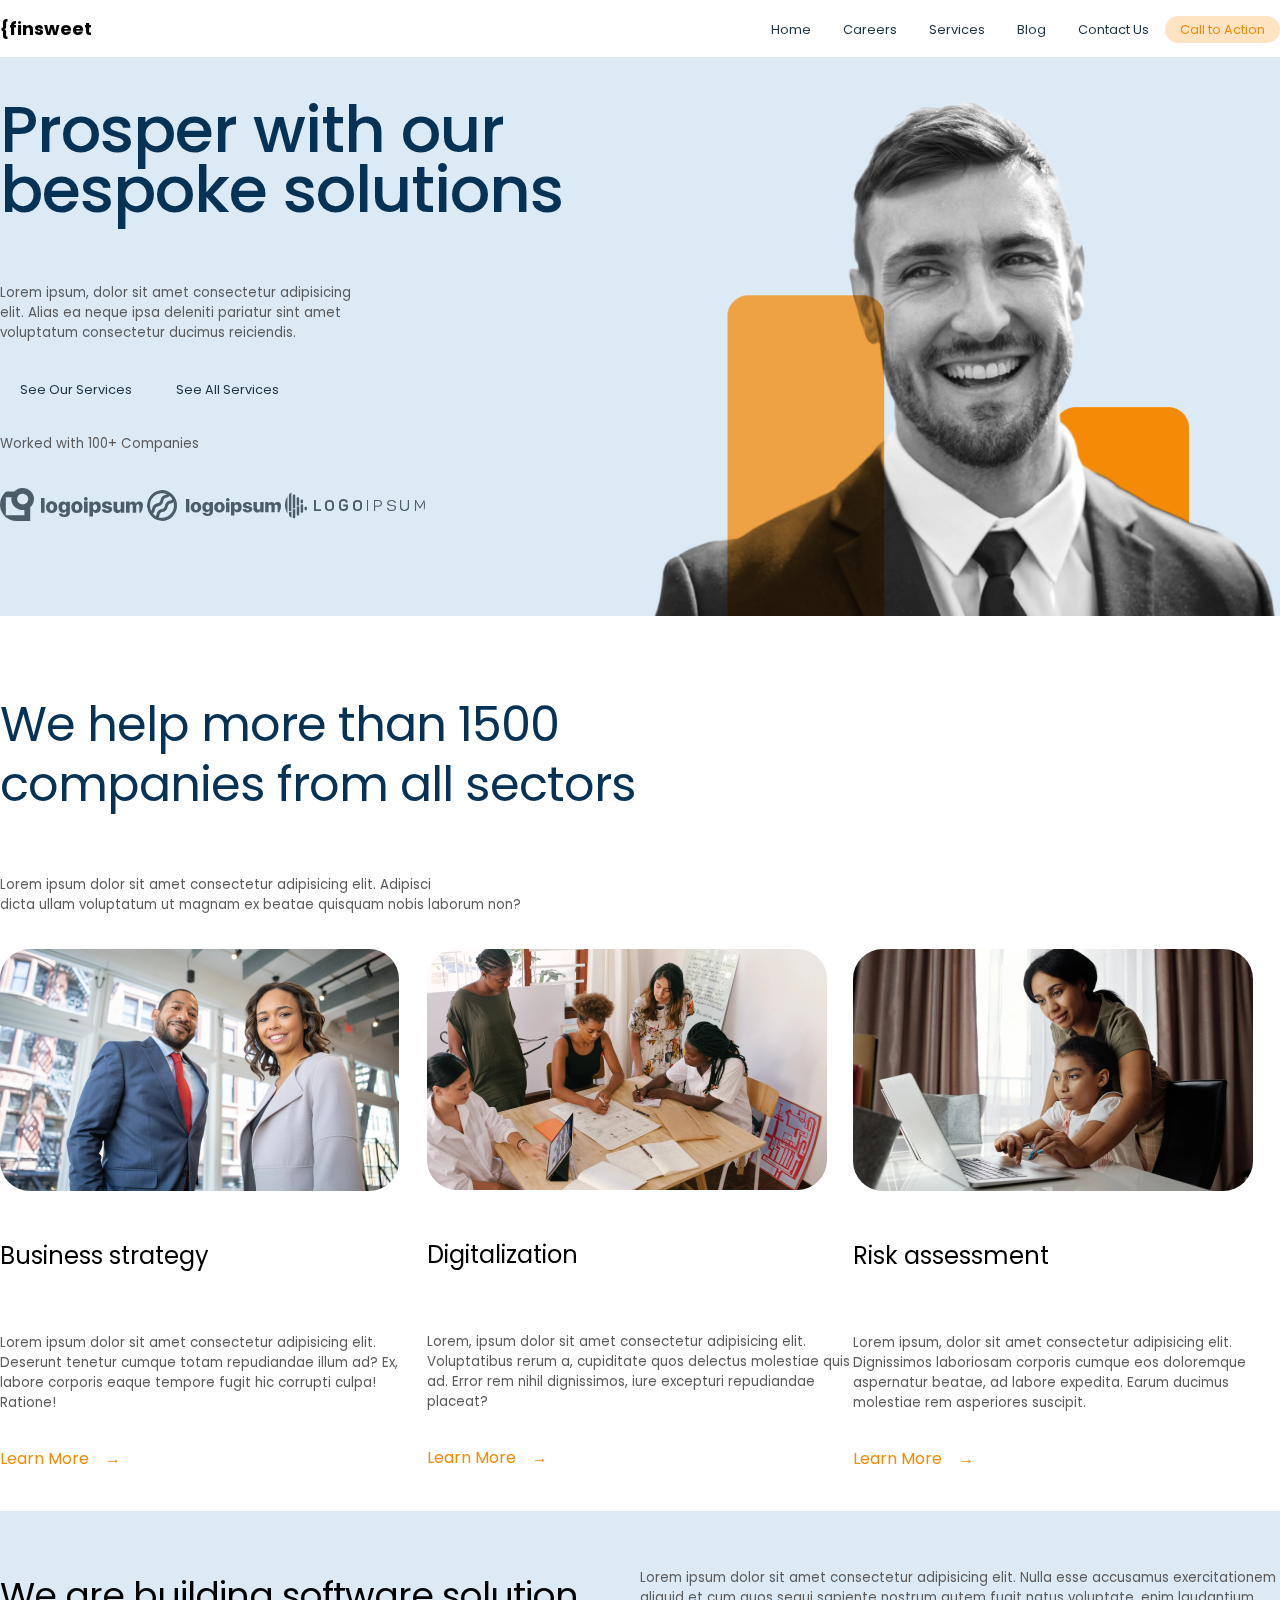
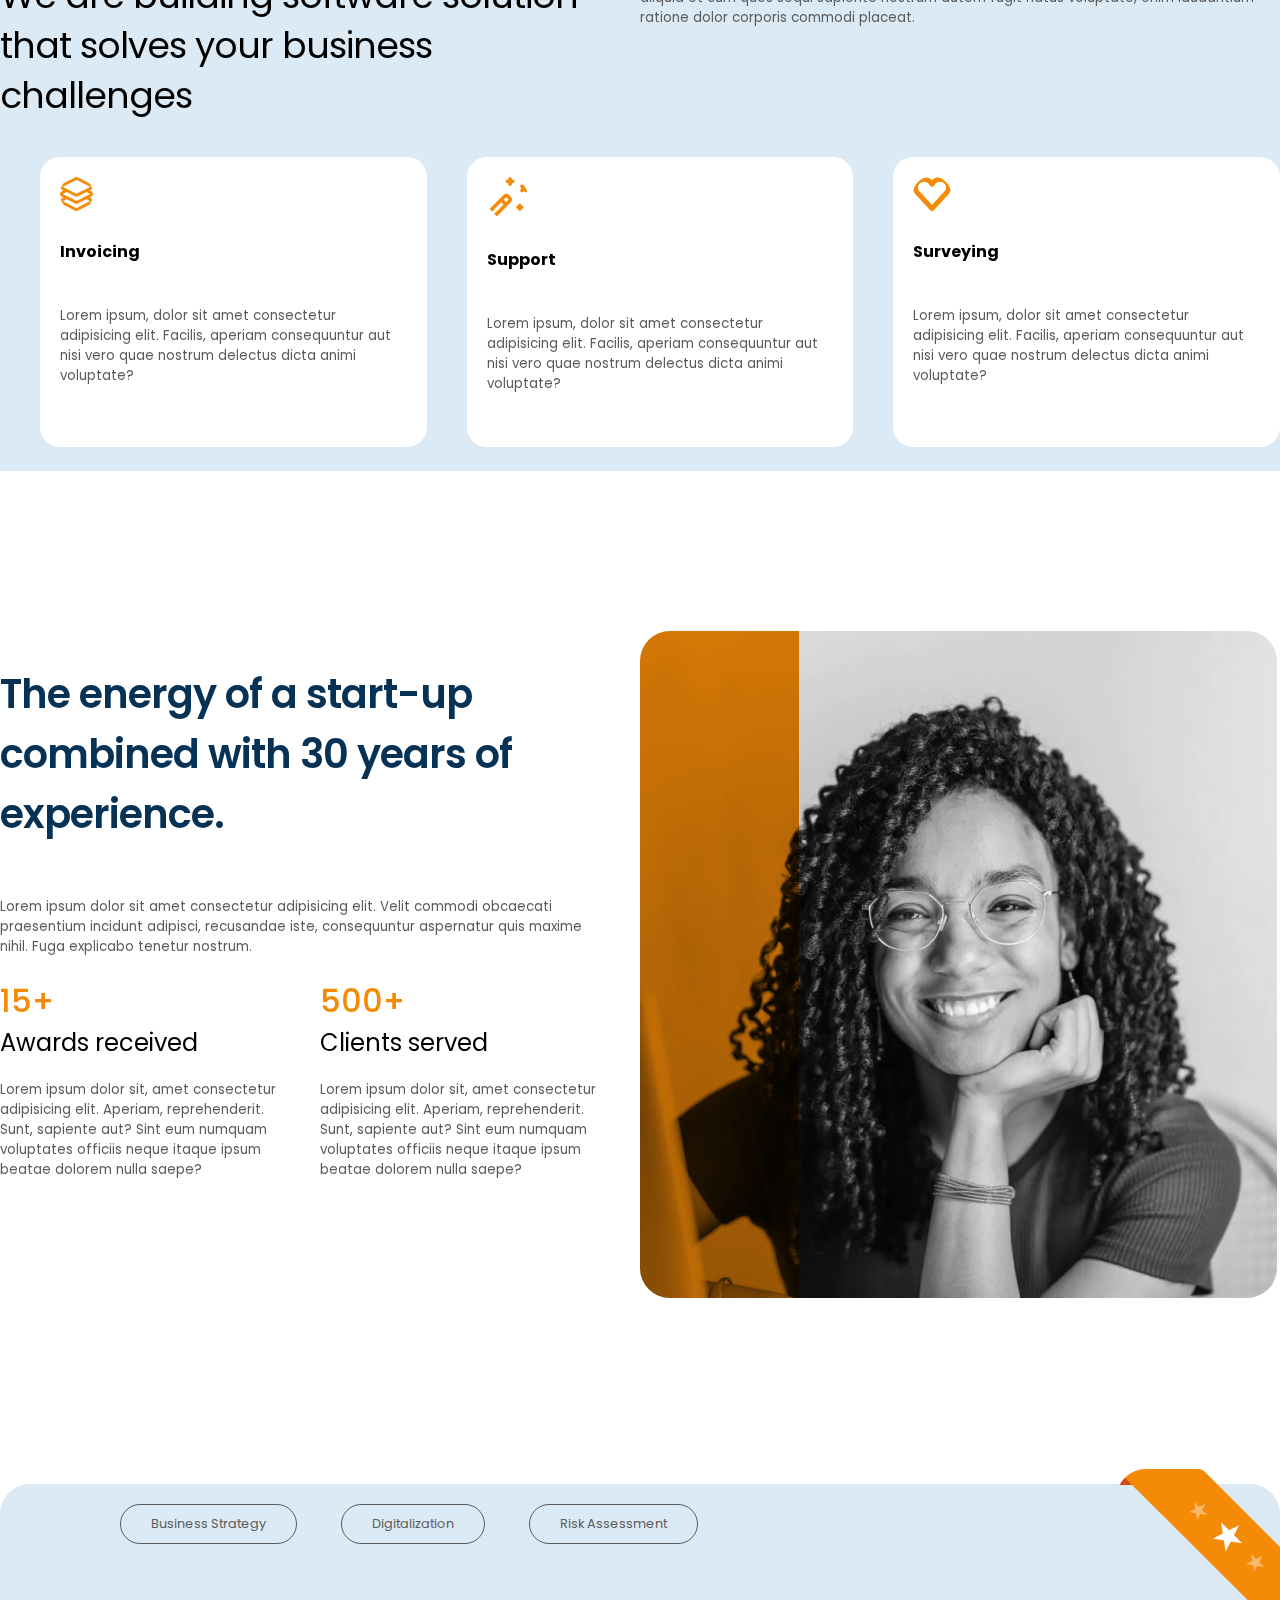
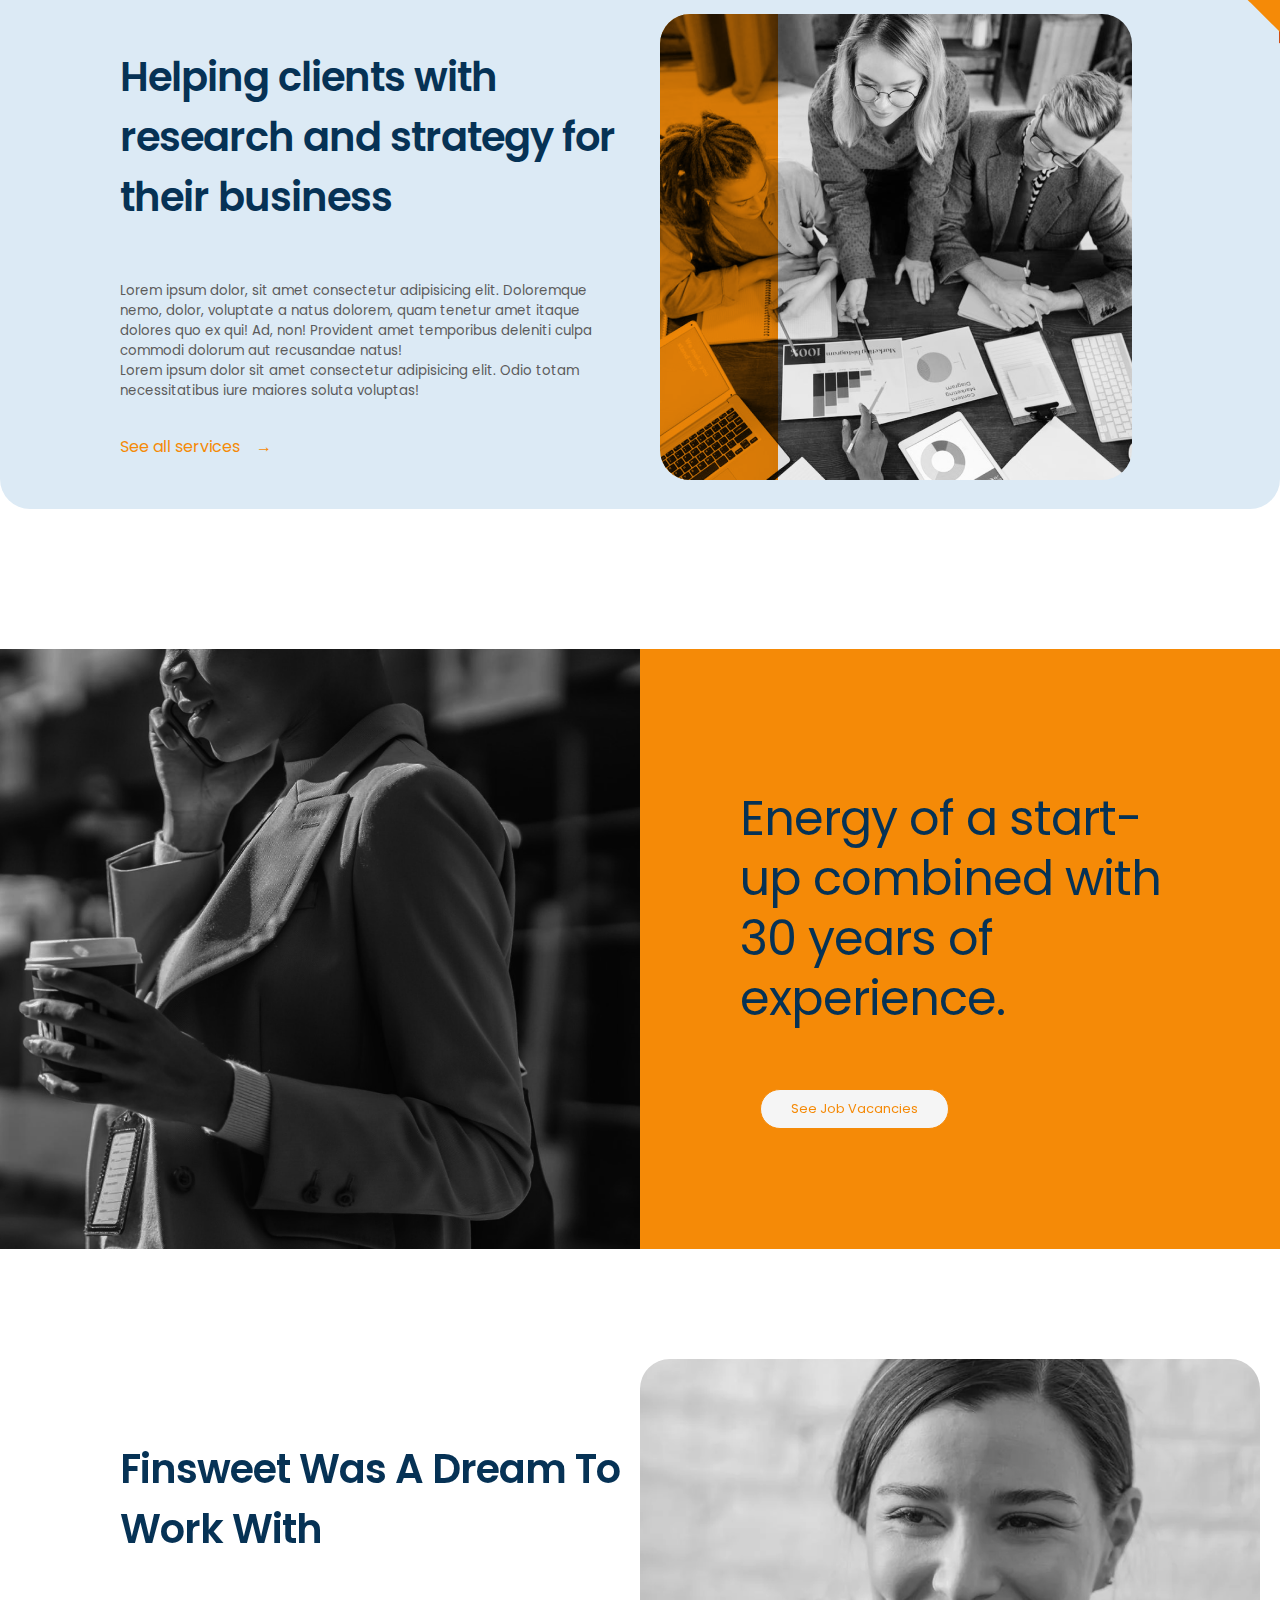
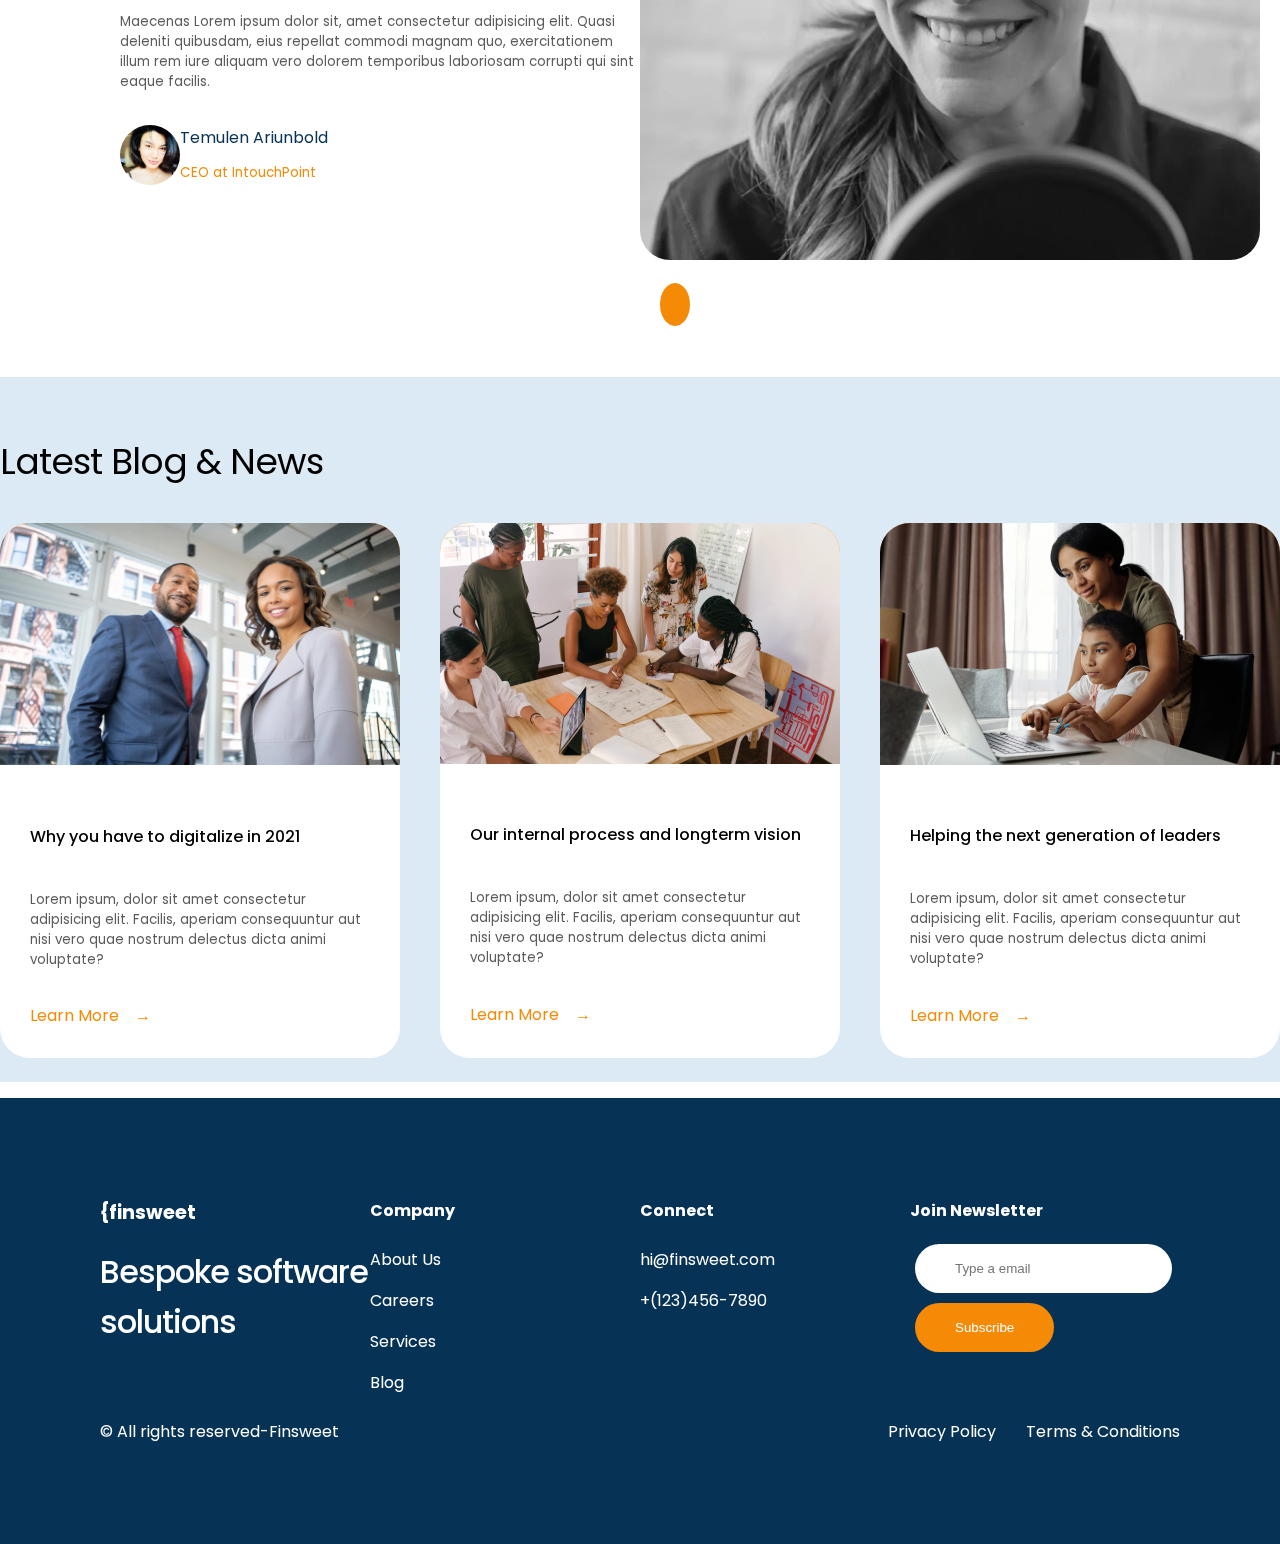
<file: index.html>
<!DOCTYPE html>
<html lang="en">
<head>
    <meta charset="UTF-8">
    <meta http-equiv="X-UA-Compatible" content="IE=edge">
    <meta name="viewport" content="width=device-width, initial-scale=1.0">

    <link rel="preconnect" href="https://fonts.googleapis.com">
    <link rel="preconnect" href="https://fonts.gstatic.com" crossorigin>
    <link href="https://fonts.googleapis.com/css2?family=Playfair+Display:ital,wght@0,400;1,500;1,700&family=Poppins:wght@100;200;300;400;500;700&display=swap" rel="stylesheet">
    <link rel="stylesheet" href="https://cdnjs.cloudflare.com/ajax/libs/font-awesome/6.2.0/css/all.min.css" integrity="sha512-xh6O/CkQoPOWDdYTDqeRdPCVd1SpvCA9XXcUnZS2FmJNp1coAFzvtCN9BmamE+4aHK8yyUHUSCcJHgXloTyT2A==" crossorigin="anonymous" referrerpolicy="no-referrer" />

    <link rel="stylesheet" href="style.css">

    <title>Assignment</title>
</head>
<body>
    <header>
        <div class="container">
            <nav class="nav-bar">
                <div class="logo"><b>{finsweet</b></div>
                
                <ul class="main-nav">
                    <li><a href="/index.html">Home</a></li>
                    <li><a href="/careers.html">Careers</a></li>
                    <li><a href="/services.html">Services</a></li>
                    <li><a href="/blog.html">Blog</a></li>
                    <li><a href="/contact.html">Contact Us</a></li>
                    <li><a class="yellow" href="##">Call to Action</a></li>
                </ul>
            </nav>
        </div>
    </header>
    <div class="page1-home">
        <div class="bg-lightblue banner">
            <div class="container">
                <div class="row">
                    <div class="col-2">
                        <div class="definition">
                            <h1 class="headline">Prosper with our <br>bespoke solutions</h1>
                            <p class="tagline">Lorem ipsum, dolor sit amet consectetur adipisicing <br>elit. Alias ea neque ipsa deleniti pariatur sint amet <br>voluptatum consectetur ducimus reiciendis.</p>
                            <a  class="button" href="#">See Our Services</a>
                            <a class="button" href="#">See All Services</a>
                            <p>Worked with 100+ Companies</p>
                            <img class="logo" src="images/haeder-logo-1.svg" alt="logo1">
                            <img class="logo" src="images/heder-logo-2.svg" alt="logo2">
                            <img class="logo" src="images/header-logo-3.svg" alt="logo3">
                        </div>
                    </div>
                    <div class="col-2">
                        <img class="man" src="images/header-image.png" alt="smiling man">
                    </div>
                </div>
            </div>
        </div>
        <section>
            <div class="container">
                <h2>We help more than 1500 <br>companies from all sectors</h2>
                <p>Lorem ipsum dolor sit amet consectetur adipisicing elit. Adipisci <br>dicta ullam voluptatum ut magnam ex beatae quisquam nobis laborum non?</p>
                <div class="row">
                    <div class="col-3">
                        <img src="images/post1.png" alt="office workers">
                        <h5>Business strategy</h5>
                        <p>Lorem ipsum dolor sit amet consectetur adipisicing elit. Deserunt tenetur cumque totam repudiandae illum ad? Ex, labore corporis eaque tempore fugit hic corrupti culpa! Ratione!</p>
                        <a class="links" href="learn-more">Learn More</a>
                    </div>
                    <div class="col-3">
                        <img src="images/post-2.png" alt="coworkers">
                        <h5>Digitalization</h5>
                        <p>Lorem, ipsum dolor sit amet consectetur adipisicing elit. Voluptatibus rerum a, cupiditate quos delectus molestiae quis ad. Error rem nihil dignissimos, iure excepturi repudiandae placeat?</p>
                        <a class="links" href="learn-more">Learn More</a>
                    </div>
                    <div class="col-3">
                        <img src="images/post-3.png" alt="teacher">
                        <h5>Risk assessment</h5>
                        <p>Lorem ipsum, dolor sit amet consectetur adipisicing elit. Dignissimos laboriosam corporis cumque eos doloremque aspernatur beatae, ad labore expedita. Earum ducimus molestiae rem asperiores suscipit.</p>
                        <a class="links" href="learn-more">Learn More</a>
                    </div>
                </div>
            </div>
        </section>
        <section class="bg-lightblue">
          <div class="">
              <div class="container">
                <div class="sec-blue">
                    <div class="row">
                        <h3 class="col-2">We are building software solution that solves your business <br>challenges</h3>
                        <p class="col-2">Lorem ipsum dolor sit amet consectetur adipisicing elit. Nulla esse accusamus exercitationem aliquid et cum quos sequi sapiente nostrum autem fugit natus voluptate, enim laudantium ratione dolor corporis commodi placeat.</p>
                    </div>
                    <div class="row">
                        <div class="col-3">
                            <img src="images/Icon-layer.png" alt="layer">
                            <h4>Invoicing</h4>
                            <p>Lorem ipsum, dolor sit amet consectetur adipisicing elit. Facilis, aperiam consequuntur aut nisi vero quae nostrum delectus dicta animi voluptate?</p>
                        </div>
                        <div class="col-3">
                            <img src="images/Icon-wizard.png" alt="wizard">
                            <h4>Support</h4>
                            <p>Lorem ipsum, dolor sit amet consectetur adipisicing elit. Facilis, aperiam consequuntur aut nisi vero quae nostrum delectus dicta animi voluptate?</p>
                        </div> 
                        <div class="col-3">
                            <img src="images/Icon-heart.png" alt="heart">
                            <h4>Surveying</h4>
                            <p>Lorem ipsum, dolor sit amet consectetur adipisicing elit. Facilis, aperiam consequuntur aut nisi vero quae nostrum delectus dicta animi voluptate?</p>
                        </div>
                    </div>
                </div>
              </div>
            </div>
        </section>
        <section>
            <div class="container">
                <div class="energy">
                    <div class="row">
                        <div class="col-2">
                            <h2>The energy of a start-up combined with 30 years of experience.</h2>
                            <p>Lorem ipsum dolor sit amet consectetur adipisicing elit. Velit commodi obcaecati praesentium incidunt adipisci, recusandae iste, consequuntur aspernatur quis maxime nihil. Fuga explicabo tenetur nostrum.</p>
                            <div class="row small">
                                <div class="col-2 exp-data">
                                    <h6>15+</h6>
                                    <h5>Awards received</h5>
                                    <p>Lorem ipsum dolor sit, amet consectetur adipisicing elit. Aperiam, reprehenderit. Sunt, sapiente aut? Sint eum numquam voluptates officiis neque itaque ipsum beatae dolorem nulla saepe?</p>
                                </div>
                                <div class="col-2 exp-data">
                                    <h6>500+</h6>
                                    <h5>Clients served</h5>
                                    <p>Lorem ipsum dolor sit, amet consectetur adipisicing elit. Aperiam, reprehenderit. Sunt, sapiente aut? Sint eum numquam voluptates officiis neque itaque ipsum beatae dolorem nulla saepe?</p>
                                </div>
                            </div>
                        </div>
                        <div class="col-2">
                            <div class="absolute">
                                <img src="images/about-image.png" alt="smiling girl">
                            </div>   
                           
                        </div>
                    </div>
                </div>
            </div>
        </section>
        <section>
            <div class="container">
                <div class="bg-lightblue ribbon">
                    <div class="ribb">  
                        <div class="hbutton">
                            <a  class="buttons" href="##">Business Strategy</a>
                            <a class="buttons" href="##">Digitalization</a>
                            <a class="buttons" href="##">Risk Assessment</a>
                        </div>                 
                        <div class="row">
                            <div class="col-2">
                                <h2>Helping clients with research and strategy for their business</h2>
                                <p>Lorem ipsum dolor, sit amet consectetur adipisicing elit. Doloremque nemo, dolor, voluptate a natus dolorem, quam tenetur amet itaque dolores quo ex qui! Ad, non! Provident amet temporibus deleniti culpa commodi dolorum aut recusandae natus!<br>Lorem ipsum dolor sit amet consectetur adipisicing elit. Odio totam necessitatibus iure maiores soluta voluptas!</p>
                                <a class="links" href="services">See all services</a>
                            </div>
                            <div class="col-2" >
                                <div class="absolute">
                                    <img class="orange" src="images/team.png" alt="team">
                                </div>
                            </div>
                            
                        </div>
                    </div>
                    <div class="ribbon-mark">
                        <img src="/images/Ribbon.png" alt="">
                    </div>
                </div>
            </div>
            
        </section>
        <div class="full">
            <div class="row exp">
                <div class="col-2 coffeebreak">
                    
                </div>
                <div class="col-2">
                    <h2>Energy of a start-up combined with 30 years of experience.</h2>
                    <a href="#">See Job Vacancies</a>
                </div>
            </div>
        </div> 
        <section>
            <div class="container">
                <div class="row">
                    <div class="col-2">
                        <div class="dream">
                            <h2>Finsweet Was A Dream To Work With</h2>
                            <p>Maecenas Lorem ipsum dolor sit, amet consectetur adipisicing elit. Quasi deleniti quibusdam, eius repellat commodi magnam quo, exercitationem illum rem iure aliquam vero dolorem temporibus laboriosam corrupti qui sint eaque facilis.</p>
                            <div class="row">
                                <div class="ceo-img">
                                    <img class="photo" src="images/photo.jpeg" alt="myselfie">
                                </div>
                                <div class="ceo-name">
                                    <p class="myname">Temulen Ariunbold</p>
                                    <p class="myname-1">CEO at IntouchPoint</p>
                                </div>
                            </div>
                        </div>  
                    </div>
                    <div class="col-2 intro">
                        <img class="video" src="images/video-image.png" alt="video">
                        <div class="play-but">
                            <a href="video" src="#"><i class="fa-solid fa-play"></i></a>
                            <span>Play Video</span>
                        </div>
                    </div>
                </div>
            </div>
        </section>
        <section class="bg-lightblue">
            <div class="container">
              <div class="third-blue">
                      <h3>Latest Blog & News</h3>
                  <div class="row gap">
                      <div class="col-3  last">
                          <img  class="full" src="images/post1.png" alt="post1">
                        <div class="article">
                            <h4>Why you have to digitalize in 2021</h4>
                            <p>Lorem ipsum, dolor sit amet consectetur adipisicing elit. Facilis, aperiam consequuntur aut nisi vero quae nostrum delectus dicta animi voluptate?</p>
                            <a class="links" href="learn-more">Learn More</a>
                        </div>
                     </div>
                     <div class="col-3 last">
                          <img class="full" src="images/post-2.png" alt="post2">
                          <div class="article">
                              <h4>Our internal process and longterm vision</h4>
                              <p>Lorem ipsum, dolor sit amet consectetur adipisicing elit. Facilis, aperiam consequuntur aut nisi vero quae nostrum delectus dicta animi voluptate?</p>
                              <a class="links" href="learn-more">Learn More</a>
                            </div>
                      </div> 
                      <div class="col-3 last">
                          <img  class="full" src="images/post-3.png" alt="post3">
                        <div class="article">
                            <h4>Helping the next generation of leaders</h4>
                            <p>Lorem ipsum, dolor sit amet consectetur adipisicing elit. Facilis, aperiam consequuntur aut nisi vero quae nostrum delectus dicta animi voluptate?</p>
                            <a class="links" href="learn-more">Learn More</a>
                        </div>
                       </div>
                  </div>
              </div>
            </div>
      </section>
          <footer>
            <div class="container">
                <div class="row">
                    <div class="col-4">
                        <div class="logo"><b>{finsweet</b></div>
                            <h3>Bespoke software solutions</h3>

                            <a href="#"><i class="fa-brands fa-facebook"></i></a>
                            <a href="#"><i class="fa-brands fa-youtube"></i></a>
                            <a href="#"><i class="fa-brands fa-instagram"></i></a>
                            <a href="#"><i class="fa-brands fa-twitter"></i></a>

                    </div>
                    <div class="col-4">
                        <b>Company</b>
                        <ul class="listt">
                            <li><a href="#">About Us</a></li>
                            <li><a href="#">Careers</a></li>
                            <li><a href="#">Services</a></li>
                            <li><a href="#">Blog</a></li>
                        </ul>

                    </div>
                    <div class="col-4">
                        <b>Connect</b>
                        <ul class="listt">
                            <li><a href="#">hi@finsweet.com</a></li>
                            <li><a href="#">+(123)456-7890</a></li>
                        </ul>

                    </div>
                    <div class="col-4">
                        <b>Join Newsletter</b>
                        <ul class="listt">
                            <input type="text" placeholder="Type a email">
                            <button class="btn">Subscribe</button>
                        </ul>
                    </div>
                </div>
                <nav class="nav-bar">
                    <div class="rights"><span>&copy All rights reserved-Finsweet</span></div>
                    <div class="main-na">

                
                        <a href="#">Privacy Policy</a>
                        <a href="#">Terms & Conditions</a>
                        
                    </div>   
                </nav>

            </div>
          </footer>
    </div> 
</body>
</html>
</file>
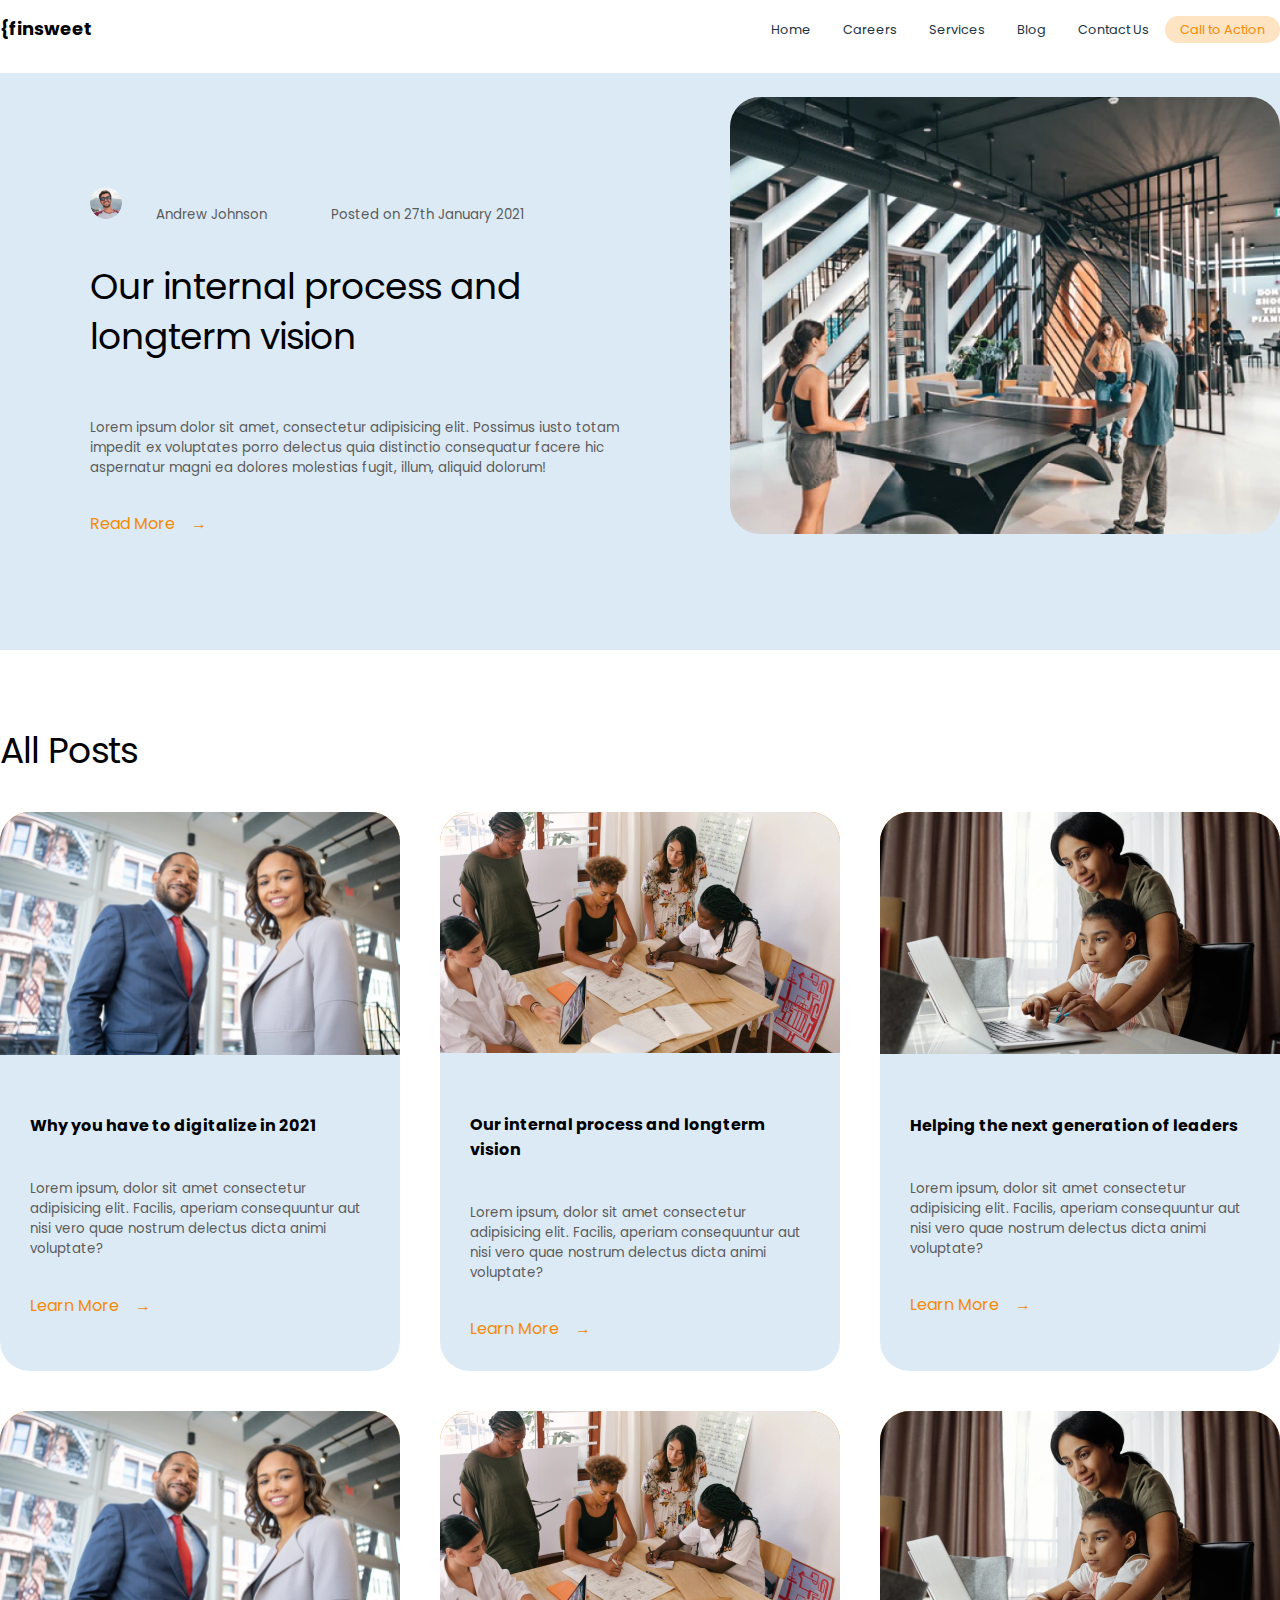
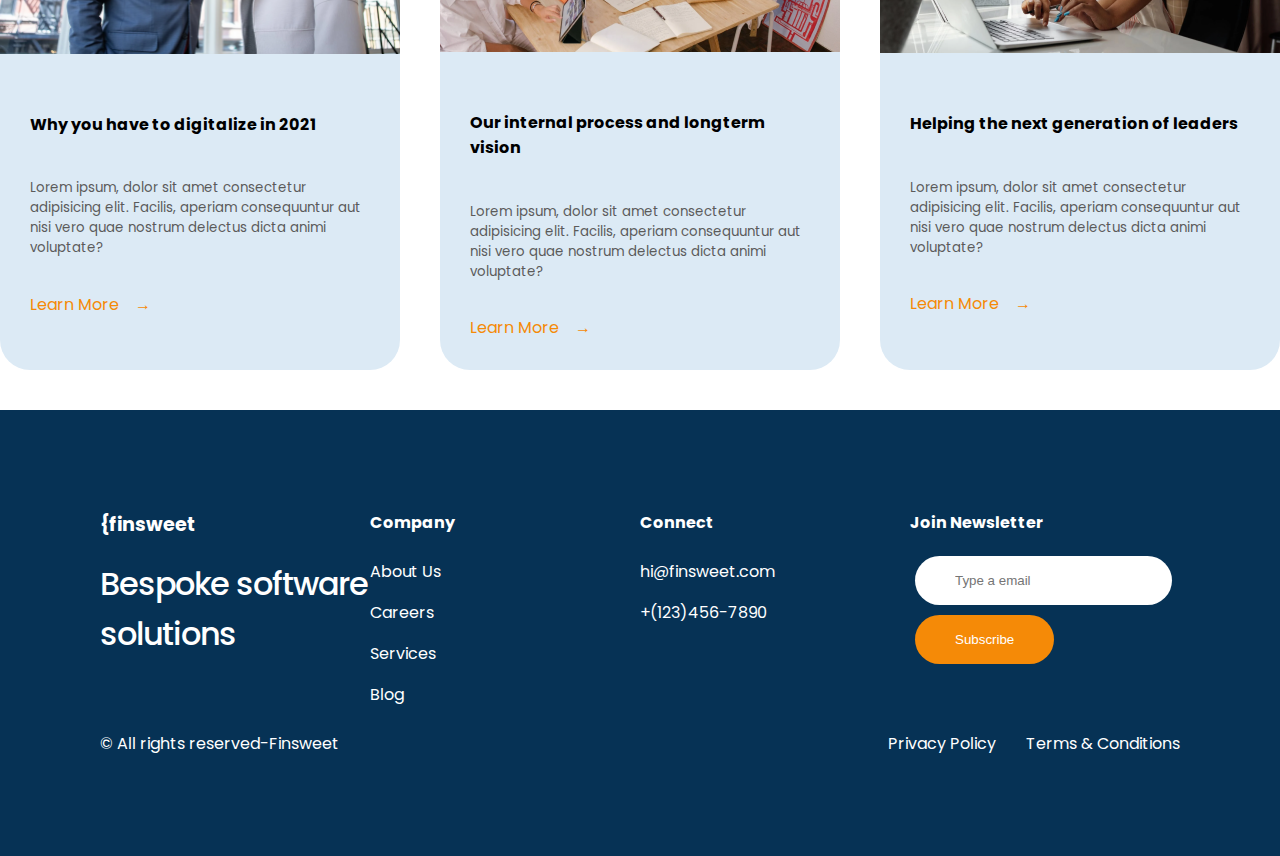
<file: blog.html>
<!DOCTYPE html>
<html lang="en">
<head>
    <meta charset="UTF-8">
    <meta http-equiv="X-UA-Compatible" content="IE=edge">
    <meta name="viewport" content="width=device-width, initial-scale=1.0">

    <link rel="preconnect" href="https://fonts.googleapis.com">
    <link rel="preconnect" href="https://fonts.gstatic.com" crossorigin>
    <link href="https://fonts.googleapis.com/css2?family=Playfair+Display:ital,wght@0,400;1,500;1,700&family=Poppins:wght@100;200;300;400;500;700&display=swap" rel="stylesheet">
    <link rel="stylesheet" href="https://cdnjs.cloudflare.com/ajax/libs/font-awesome/6.2.0/css/all.min.css" integrity="sha512-xh6O/CkQoPOWDdYTDqeRdPCVd1SpvCA9XXcUnZS2FmJNp1coAFzvtCN9BmamE+4aHK8yyUHUSCcJHgXloTyT2A==" crossorigin="anonymous" referrerpolicy="no-referrer" />

    <link rel="stylesheet" href="style.css">

    <title>Assignment</title>
</head>
<body>
    <header>
        <div class="container">
            <nav class="nav-bar">
                <div class="logo"><b>{finsweet</b></div>
                
                <ul class="main-nav">
                    <li><a href="/index.html">Home</a></li>
                    <li><a href="/careers.html">Careers</a></li>
                    <li><a href="/services.html">Services</a></li>
                    <li><a href="/blog.html">Blog</a></li>
                    <li><a href="/contact.html">Contact Us</a></li>
                    <li><a class="yellow" href="##">Call to Action</a></li>
                </ul>
            </nav>
        </div>
    </header>
    <section class="bg-lightblue">
        <div class="container">
           <div class="row">
               <div class="col-2 blogm">
                   
                   <div class="blogger">
                       <img class="prof" src="images/blogger.png" alt="myselfie">
                       <a href="/bloginner.html"><p class="prof">Andrew Johnson</p></a>
                       <p class="prof">Posted on 27th January 2021</p>
                    </div>
                    <div class="article1">
                         <h3>Our internal process and longterm vision</h3>
                         <p>Lorem ipsum dolor sit amet, consectetur adipisicing elit. Possimus iusto totam impedit ex voluptates porro delectus quia distinctio consequatur facere hic aspernatur magni ea dolores molestias fugit, illum, aliquid dolorum!</p>
                         <a class="links" href="/bloginner.html">Read More</a>
                  </div>
                </div>
               <div class="col-2">
                 <img class="pictureblog" src="images/img8.png" alt="blog">
               </div>
           </div>
        </div>
    </section>
    <section>
        <div class="container">
          <div class="third-blue">
                  <h3>All Posts</h3>
              <div class="row gap">
                  <div class="col-3 lastt bg-lightblue">
                      <img  class="full" src="images/post1.png" alt="post1">
                    <div class="article">
                        <h4>Why you have to digitalize in 2021</h4>
                        <p>Lorem ipsum, dolor sit amet consectetur adipisicing elit. Facilis, aperiam consequuntur aut nisi vero quae nostrum delectus dicta animi voluptate?</p>
                        <a class="links" href="learn-more">Learn More</a>
                    </div>
                 </div>
                 <div class="col-3 lastt bg-lightblue">
                      <img class="full" src="images/post-2.png" alt="post2">
                      <div class="article">
                          <h4>Our internal process and longterm vision</h4>
                          <p>Lorem ipsum, dolor sit amet consectetur adipisicing elit. Facilis, aperiam consequuntur aut nisi vero quae nostrum delectus dicta animi voluptate?</p>
                          <a class="links" href="learn-more">Learn More</a>
                        </div>
                  </div> 
                  <div class="col-3 lastt bg-lightblue">
                      <img  class="full" src="images/post-3.png" alt="post3">
                    <div class="article">
                        <h4>Helping the next generation of leaders</h4>
                        <p>Lorem ipsum, dolor sit amet consectetur adipisicing elit. Facilis, aperiam consequuntur aut nisi vero quae nostrum delectus dicta animi voluptate?</p>
                        <a class="links" href="learn-more">Learn More</a>
                    </div>
                  </div> 
                    <div class="col-3 lastt bg-lightblue">
                        <img  class="full" src="images/post1.png" alt="post1">
                      <div class="article">
                          <h4>Why you have to digitalize in 2021</h4>
                          <p>Lorem ipsum, dolor sit amet consectetur adipisicing elit. Facilis, aperiam consequuntur aut nisi vero quae nostrum delectus dicta animi voluptate?</p>
                          <a class="links" href="learn-more">Learn More</a>
                      </div>
                   </div>
                   <div class="col-3 lastt bg-lightblue">
                        <img class="full" src="images/post-2.png" alt="post2">
                        <div class="article">
                            <h4>Our internal process and longterm vision</h4>
                            <p>Lorem ipsum, dolor sit amet consectetur adipisicing elit. Facilis, aperiam consequuntur aut nisi vero quae nostrum delectus dicta animi voluptate?</p>
                            <a class="links" href="learn-more">Learn More</a>
                          </div>
                    </div> 
                    <div class="col-3 lastt bg-lightblue">
                        <img  class="full" src="images/post-3.png" alt="post3">
                      <div class="article">
                          <h4>Helping the next generation of leaders</h4>
                          <p>Lorem ipsum, dolor sit amet consectetur adipisicing elit. Facilis, aperiam consequuntur aut nisi vero quae nostrum delectus dicta animi voluptate?</p>
                          <a class="links" href="learn-more">Learn More</a>
                      </div>
                   </div>
              </div>
          </div>
        </div>
  </section>

    
    <footer>
        <div class="container">
            <div class="row">
                <div class="col-4">
                    <div class="logo"><b>{finsweet</b></div>
                        <h3>Bespoke software solutions</h3>

                        <a href="#"><i class="fa-brands fa-facebook"></i></a>
                        <a href="#"><i class="fa-brands fa-youtube"></i></a>
                        <a href="#"><i class="fa-brands fa-instagram"></i></a>
                        <a href="#"><i class="fa-brands fa-twitter"></i></a>

                </div>
                <div class="col-4">
                    <b>Company</b>
                    <ul class="listt">
                        <li><a href="#">About Us</a></li>
                        <li><a href="#">Careers</a></li>
                        <li><a href="#">Services</a></li>
                        <li><a href="#">Blog</a></li>
                    </ul>

                </div>
                <div class="col-4">
                    <b>Connect</b>
                    <ul class="listt">
                        <li><a href="#">hi@finsweet.com</a></li>
                        <li><a href="#">+(123)456-7890</a></li>
                    </ul>

                </div>
                <div class="col-4">
                    <b>Join Newsletter</b>
                    <ul class="listt">
                        <input type="text" placeholder="Type a email">
                        <button class="btn">Subscribe</button>
                    </ul>
                </div>
            </div>
            <nav class="nav-bar">
                <div class="rights"><span>&copy All rights reserved-Finsweet</span></div>
                <div class="main-na">

            
                    <a href="#">Privacy Policy</a>
                    <a href="#">Terms & Conditions</a>
                    
                </div>   
            </nav>

        </div>
      </footer>
</div> 
</body>
</html>
</file>
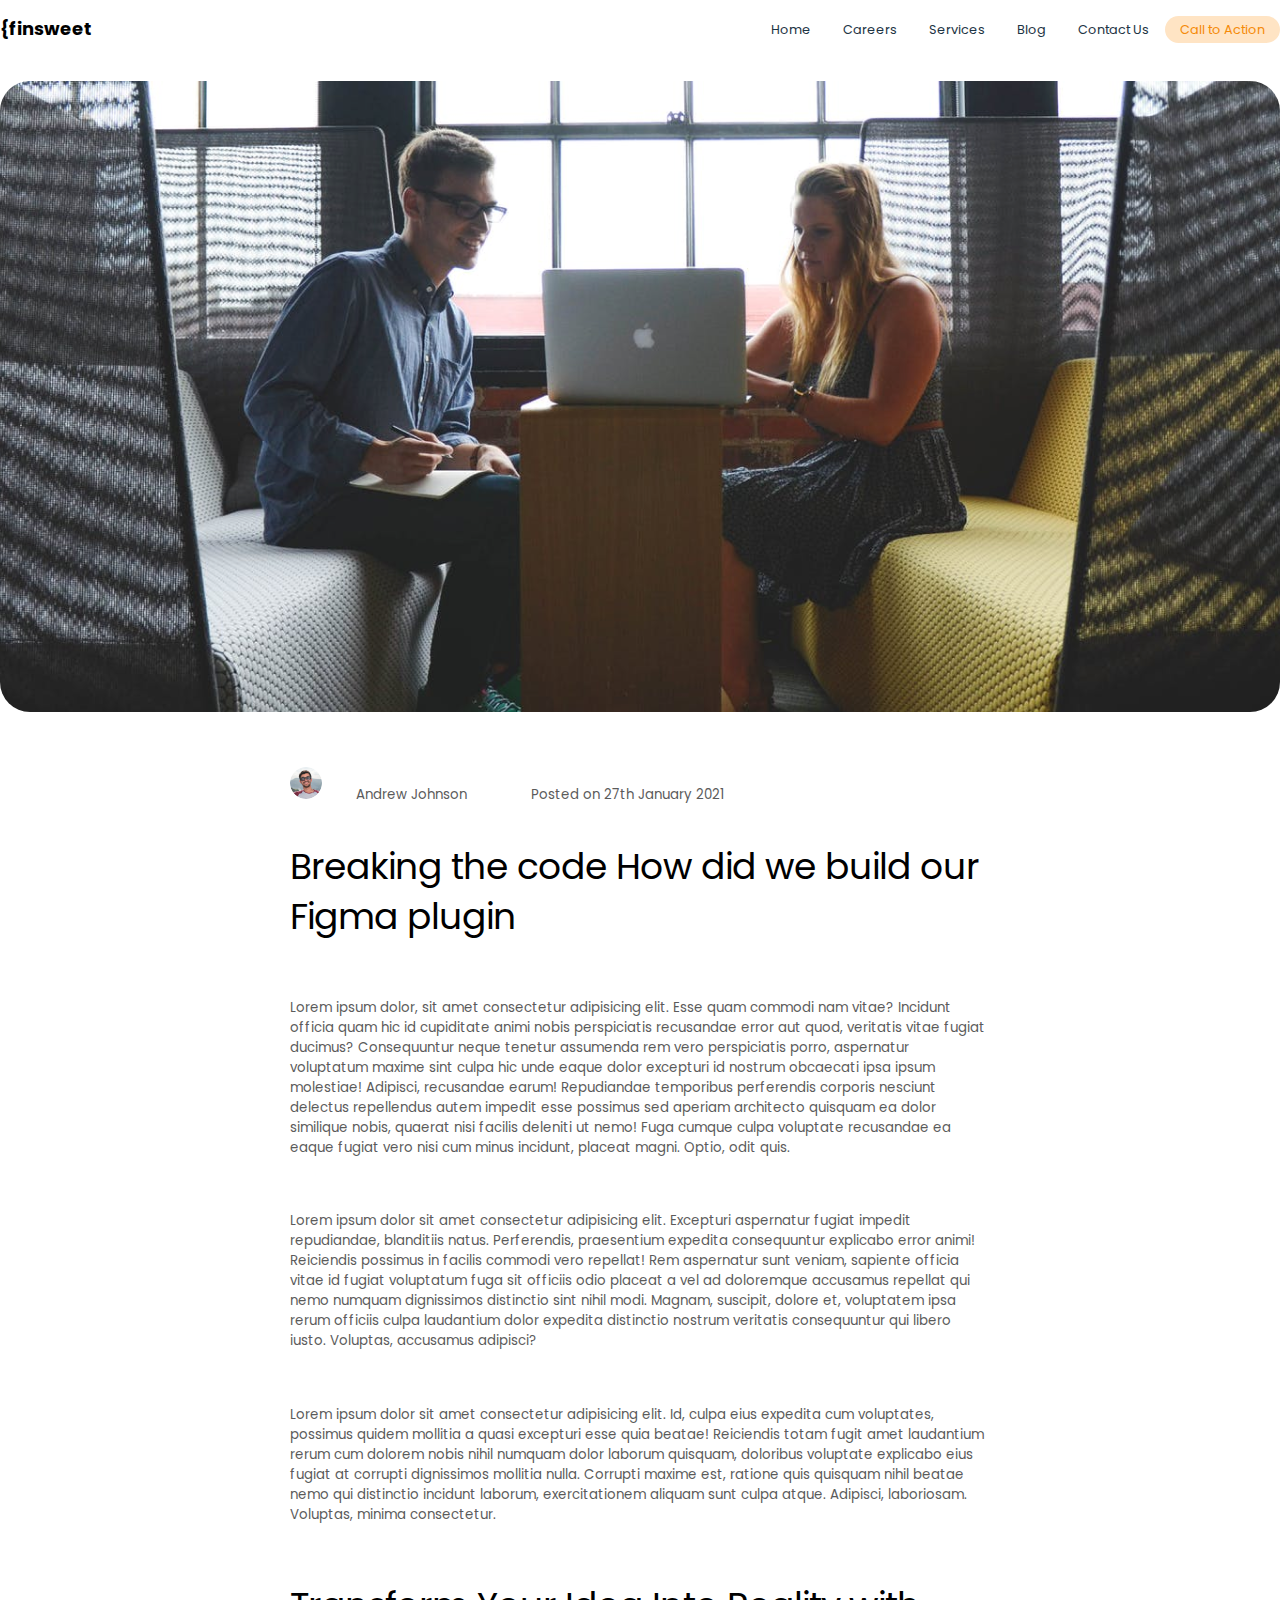
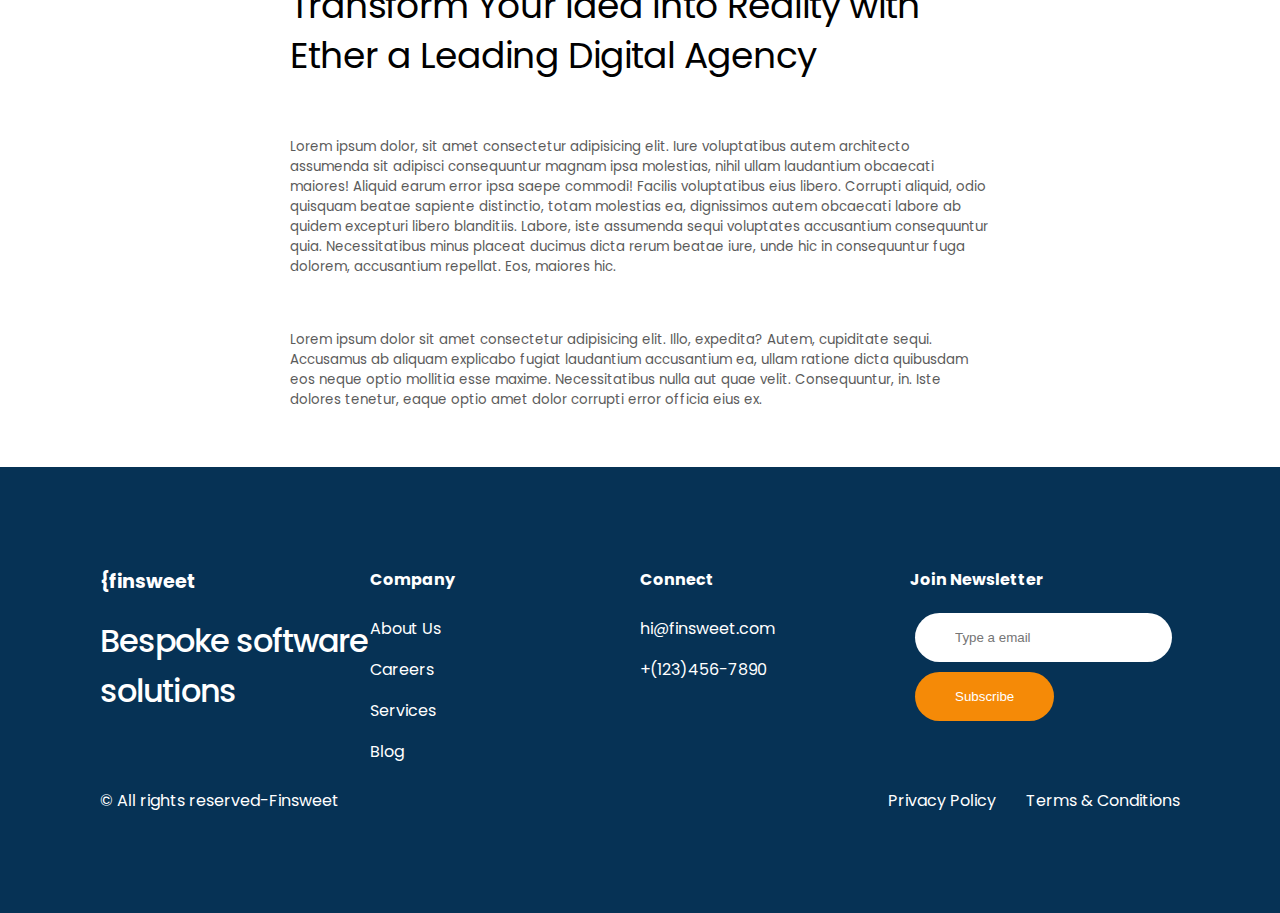
<file: bloginner.html>
<!DOCTYPE html>
<html lang="en">
<head>
    <meta charset="UTF-8">
    <meta http-equiv="X-UA-Compatible" content="IE=edge">
    <meta name="viewport" content="width=device-width, initial-scale=1.0">

    <link rel="preconnect" href="https://fonts.googleapis.com">
    <link rel="preconnect" href="https://fonts.gstatic.com" crossorigin>
    <link href="https://fonts.googleapis.com/css2?family=Playfair+Display:ital,wght@0,400;1,500;1,700&family=Poppins:wght@100;200;300;400;500;700&display=swap" rel="stylesheet">
    <link rel="stylesheet" href="https://cdnjs.cloudflare.com/ajax/libs/font-awesome/6.2.0/css/all.min.css" integrity="sha512-xh6O/CkQoPOWDdYTDqeRdPCVd1SpvCA9XXcUnZS2FmJNp1coAFzvtCN9BmamE+4aHK8yyUHUSCcJHgXloTyT2A==" crossorigin="anonymous" referrerpolicy="no-referrer" />

    <link rel="stylesheet" href="style.css">

    <title>Assignment</title>
</head>
<body>
    <header>
        <div class="container">
            <nav class="nav-bar">
                <div class="logo"><b>{finsweet</b></div>
                
                <ul class="main-nav">
                    <li><a href="/index.html">Home</a></li>
                    <li><a href="/careers.html">Careers</a></li>
                    <li><a href="/services.html">Services</a></li>
                    <li><a href="/blog.html">Blog</a></li>
                    <li><a href="/contact.html">Contact Us</a></li>
                    <li><a class="yellow" href="##">Call to Action</a></li>
                </ul>
            </nav>
        </div>
    </header>
    <section class="container">
        <img class="" src="images/bloginner.png" alt="blog">
    </section>
    <section class="container mainblog">
       <div class="blogger">
            <img class="prof" src="images/blogger.png" alt="myselfie">
            <a href="/bloginner.html"><p class="prof">Andrew Johnson</p></a>
            <p class="prof">Posted on 27th January 2021</p>
        </div>
        <div class="article1">
            <h3>Breaking the code How did we build our Figma plugin </h3>
            <p>Lorem ipsum dolor, sit amet consectetur adipisicing elit. Esse quam commodi nam vitae? Incidunt officia quam hic id cupiditate animi nobis perspiciatis recusandae error aut quod, veritatis vitae fugiat ducimus? Consequuntur neque tenetur assumenda rem vero perspiciatis porro, aspernatur voluptatum maxime sint culpa hic unde eaque dolor excepturi id nostrum obcaecati ipsa ipsum molestiae! Adipisci, recusandae earum! Repudiandae temporibus perferendis corporis nesciunt delectus repellendus autem impedit esse possimus sed aperiam architecto quisquam ea dolor similique nobis, quaerat nisi facilis deleniti ut nemo! Fuga cumque culpa voluptate recusandae ea eaque fugiat vero nisi cum minus incidunt, placeat magni. Optio, odit quis.</p>
            <p>Lorem ipsum dolor sit amet consectetur adipisicing elit. Excepturi aspernatur fugiat impedit repudiandae, blanditiis natus. Perferendis, praesentium expedita consequuntur explicabo error animi! Reiciendis possimus in facilis commodi vero repellat! Rem aspernatur sunt veniam, sapiente officia vitae id fugiat voluptatum fuga sit officiis odio placeat a vel ad doloremque accusamus repellat qui nemo numquam dignissimos distinctio sint nihil modi. Magnam, suscipit, dolore et, voluptatem ipsa rerum officiis culpa laudantium dolor expedita distinctio nostrum veritatis consequuntur qui libero iusto. Voluptas, accusamus adipisci?</p>
            <p>Lorem ipsum dolor sit amet consectetur adipisicing elit. Id, culpa eius expedita cum voluptates, possimus quidem mollitia a quasi excepturi esse quia beatae! Reiciendis totam fugit amet laudantium rerum cum dolorem nobis nihil numquam dolor laborum quisquam, doloribus voluptate explicabo eius fugiat at corrupti dignissimos mollitia nulla. Corrupti maxime est, ratione quis quisquam nihil beatae nemo qui distinctio incidunt laborum, exercitationem aliquam sunt culpa atque. Adipisci, laboriosam. Voluptas, minima consectetur.</p>
            <h3>Transform Your Idea Into Reality with Ether a Leading Digital Agency</h3>
            <p>Lorem ipsum dolor, sit amet consectetur adipisicing elit. Iure voluptatibus autem architecto assumenda sit adipisci consequuntur magnam ipsa molestias, nihil ullam laudantium obcaecati maiores! Aliquid earum error ipsa saepe commodi! Facilis voluptatibus eius libero. Corrupti aliquid, odio quisquam beatae sapiente distinctio, totam molestias ea, dignissimos autem obcaecati labore ab quidem excepturi libero blanditiis. Labore, iste assumenda sequi voluptates accusantium consequuntur quia. Necessitatibus minus placeat ducimus dicta rerum beatae iure, unde hic in consequuntur fuga dolorem, accusantium repellat. Eos, maiores hic.</p>
            <p>Lorem ipsum dolor sit amet consectetur adipisicing elit. Illo, expedita? Autem, cupiditate sequi. Accusamus ab aliquam explicabo fugiat laudantium accusantium ea, ullam ratione dicta quibusdam eos neque optio mollitia esse maxime. Necessitatibus nulla aut quae velit. Consequuntur, in. Iste dolores tenetur, eaque optio amet dolor corrupti error officia eius ex.</p>
        </div>
        
    </section>
    <footer>
        <div class="container">
            <div class="row">
                <div class="col-4">
                    <div class="logo"><b>{finsweet</b></div>
                        <h3>Bespoke software solutions</h3>
    
                        <a href="#"><i class="fa-brands fa-facebook"></i></a>
                        <a href="#"><i class="fa-brands fa-youtube"></i></a>
                        <a href="#"><i class="fa-brands fa-instagram"></i></a>
                        <a href="#"><i class="fa-brands fa-twitter"></i></a>
    
                </div>
                <div class="col-4">
                    <b>Company</b>
                    <ul class="listt">
                        <li><a href="#">About Us</a></li>
                        <li><a href="#">Careers</a></li>
                        <li><a href="#">Services</a></li>
                        <li><a href="#">Blog</a></li>
                    </ul>
    
                </div>
                <div class="col-4">
                    <b>Connect</b>
                    <ul class="listt">
                        <li><a href="#">hi@finsweet.com</a></li>
                        <li><a href="#">+(123)456-7890</a></li>
                    </ul>
    
                </div>
                <div class="col-4">
                    <b>Join Newsletter</b>
                    <ul class="listt">
                        <input type="text" placeholder="Type a email">
                        <button class="btn">Subscribe</button>
                    </ul>
                </div>
            </div>
            <nav class="nav-bar">
                <div class="rights"><span>&copy All rights reserved-Finsweet</span></div>
                <div class="main-na">
    
            
                    <a href="#">Privacy Policy</a>
                    <a href="#">Terms & Conditions</a>
                    
                </div>   
            </nav>
    
        </div>
      </footer>
        
    </body>
    </html
</file>
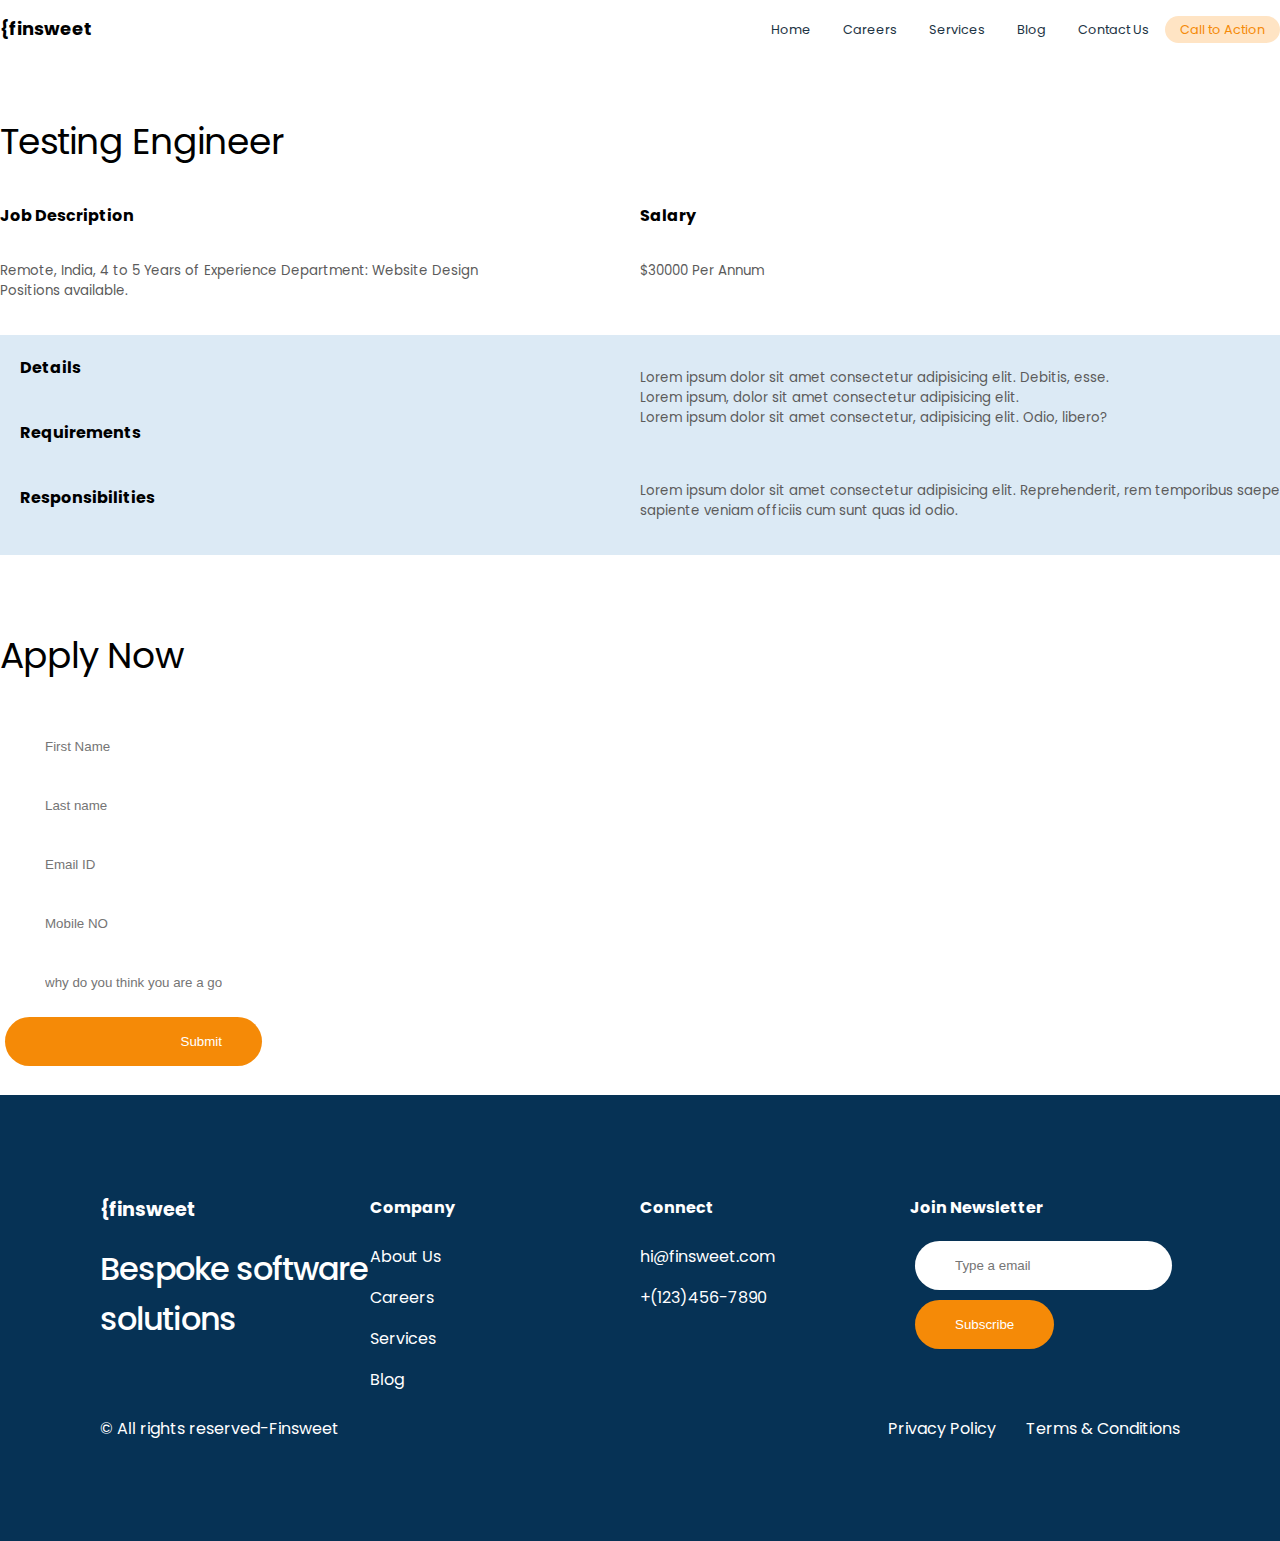
<file: career.html>
<!DOCTYPE html>
<html lang="en">
<head>
    <meta charset="UTF-8">
    <meta http-equiv="X-UA-Compatible" content="IE=edge">
    <meta name="viewport" content="width=device-width, initial-scale=1.0">

    <link rel="preconnect" href="https://fonts.googleapis.com">
    <link rel="preconnect" href="https://fonts.gstatic.com" crossorigin>
    <link href="https://fonts.googleapis.com/css2?family=Playfair+Display:ital,wght@0,400;1,500;1,700&family=Poppins:wght@100;200;300;400;500;700&display=swap" rel="stylesheet">
    <link rel="stylesheet" href="https://cdnjs.cloudflare.com/ajax/libs/font-awesome/6.2.0/css/all.min.css" integrity="sha512-xh6O/CkQoPOWDdYTDqeRdPCVd1SpvCA9XXcUnZS2FmJNp1coAFzvtCN9BmamE+4aHK8yyUHUSCcJHgXloTyT2A==" crossorigin="anonymous" referrerpolicy="no-referrer" />

    <link rel="stylesheet" href="style.css">

    <title>Assignment</title>
</head>
<body>
    <header>
        <div class="container">
            <nav class="nav-bar">
                <div class="logo"><b>{finsweet</b></div>
                
                <ul class="main-nav">
                    <li><a href="/index.html">Home</a></li>
                    <li><a href="/careers.html">Careers</a></li>
                    <li><a href="/services.html">Services</a></li>
                    <li><a href="/blog.html">Blog</a></li>
                    <li><a href="/contact.html">Contact Us</a></li>
                    <li><a class="yellow" href="##">Call to Action</a></li>
                </ul>
            </nav>
        </div>
    </header>
    <section class="container">
        <h3>Testing Engineer</h3>
        <div class="row">
            <div class="col-2">
                <b>Job Description</b>
                <p>Remote, India, 4 to 5 Years of Experience Department: Website Design <br> Positions available.</p>
            </div>
            <div class="col-2">
                <b>Salary</b>
                <p>$30000 Per Annum</p>
            </div>
        </div>
        <div class="bg-lightblue">
            <div class="row">
                <div class="col-2 details">
                    <b>Details</b>
                    <b>Requirements</b>
                    <b>Responsibilities</b>
                </div>
                <div class="col-2">
                    <p>Lorem ipsum dolor sit amet consectetur adipisicing elit. Debitis, esse.<br>Lorem ipsum, dolor sit amet consectetur adipisicing elit.<br>Lorem ipsum dolor sit amet consectetur, adipisicing elit. Odio, libero?</span></p>
                    <p>Lorem ipsum dolor sit amet consectetur adipisicing elit. Reprehenderit, rem temporibus saepe sapiente veniam officiis cum sunt quas id odio.</p>
                </div>
            </div>
        </div>
        <div class="info">
            <h3>Apply Now</h3>
            <div class="flexinput">
                <input type="text" placeholder="First Name">    
                <input type="text" placeholder="Last name">
                <input type="text" placeholder="Email ID">
                <input type="text" placeholder="Mobile NO">
                <input type="text" placeholder="why do you think you are a good fit for Ether?">
                <button class="btn">Submit</button>
            </div>

       </div>

    </section>
    <footer>
        <div class="container">
            <div class="row">
                <div class="col-4">
                    <div class="logo"><b>{finsweet</b></div>
                        <h3>Bespoke software solutions</h3>

                        <a href="#"><i class="fa-brands fa-facebook"></i></a>
                        <a href="#"><i class="fa-brands fa-youtube"></i></a>
                        <a href="#"><i class="fa-brands fa-instagram"></i></a>
                        <a href="#"><i class="fa-brands fa-twitter"></i></a>

                </div>
                <div class="col-4">
                    <b>Company</b>
                    <ul class="listt">
                        <li><a href="#">About Us</a></li>
                        <li><a href="#">Careers</a></li>
                        <li><a href="#">Services</a></li>
                        <li><a href="#">Blog</a></li>
                    </ul>

                </div>
                <div class="col-4">
                    <b>Connect</b>
                    <ul class="listt">
                        <li><a href="#">hi@finsweet.com</a></li>
                        <li><a href="#">+(123)456-7890</a></li>
                    </ul>

                </div>
                <div class="col-4">
                    <b>Join Newsletter</b>
                    <ul class="listt">
                        <input type="text" placeholder="Type a email">
                        <button class="btn">Subscribe</button>
                    </ul>
                </div>
            </div>
            <nav class="nav-bar">
                <div class="rights"><span>&copy All rights reserved-Finsweet</span></div>
                <div class="main-na">

            
                    <a href="#">Privacy Policy</a>
                    <a href="#">Terms & Conditions</a>
                    
                </div>   
            </nav>

        </div>
      </footer>

    </div>

</body>
</html>
</file>
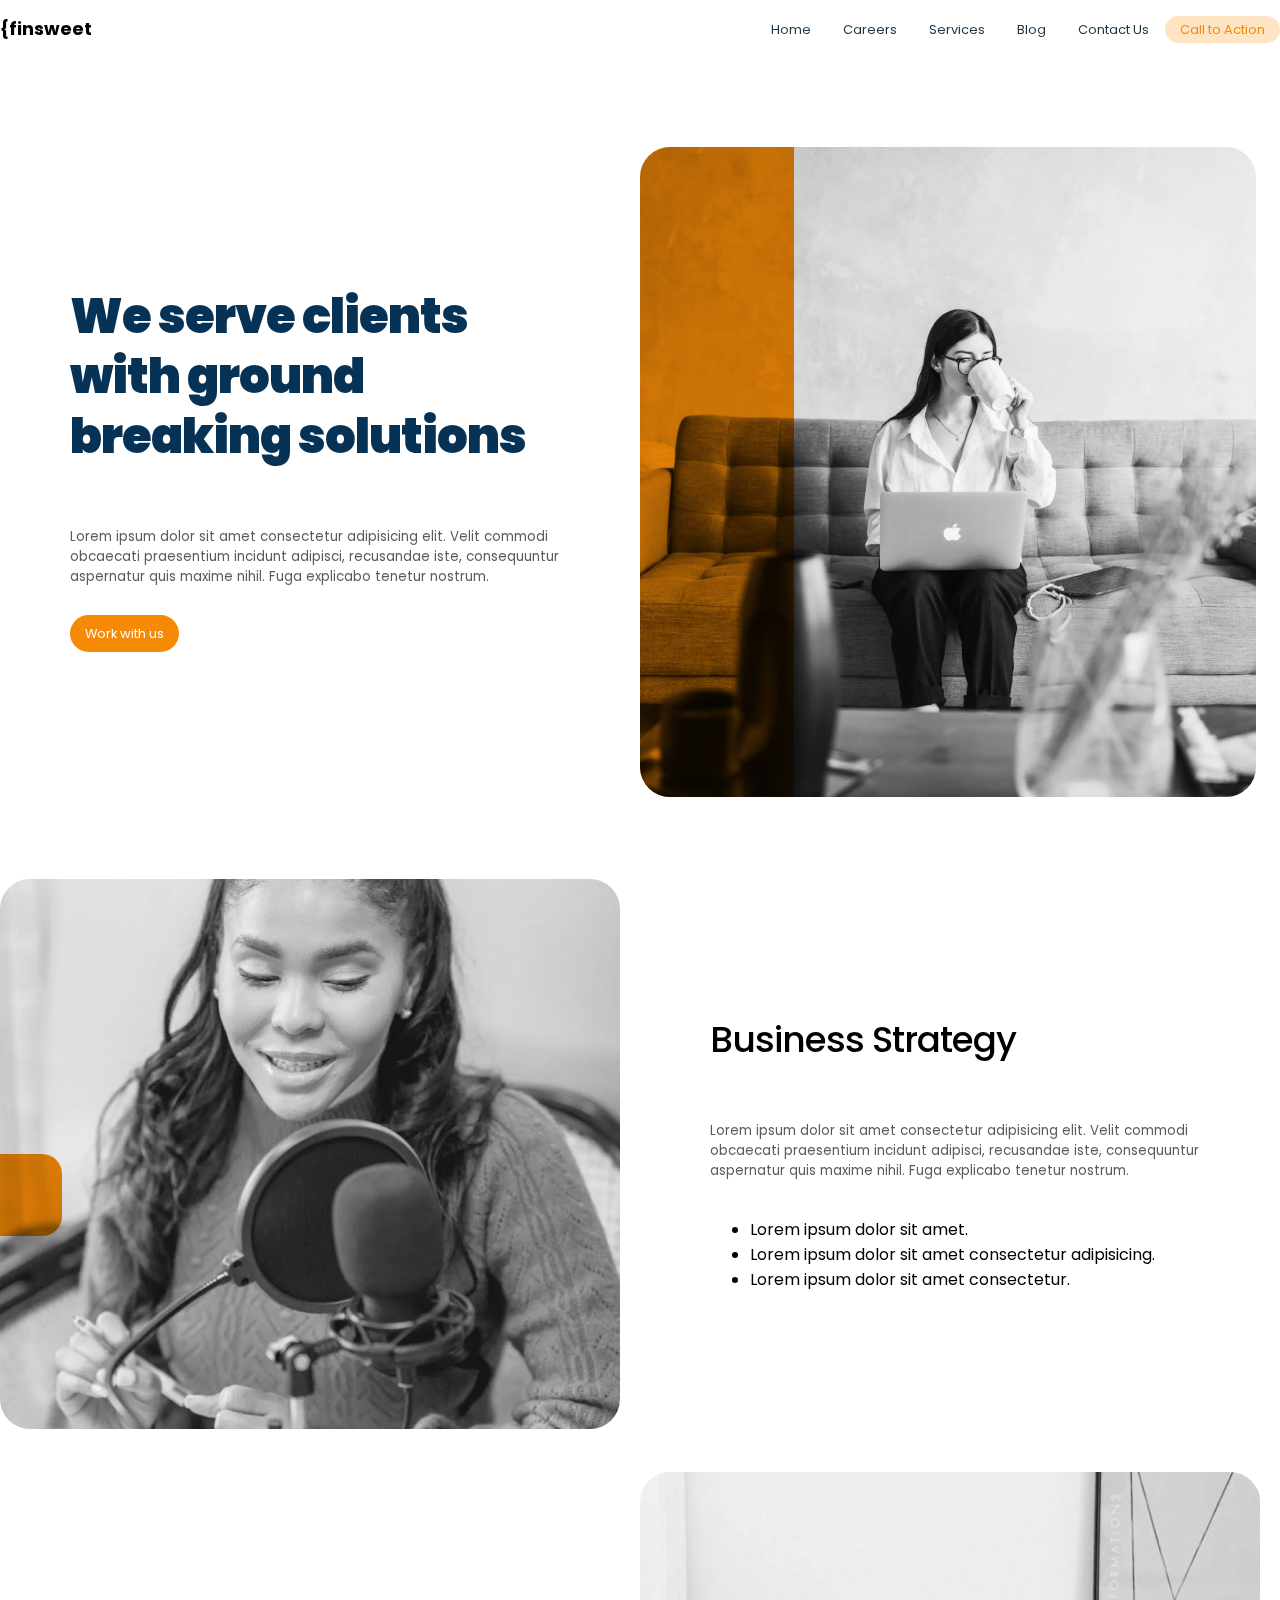
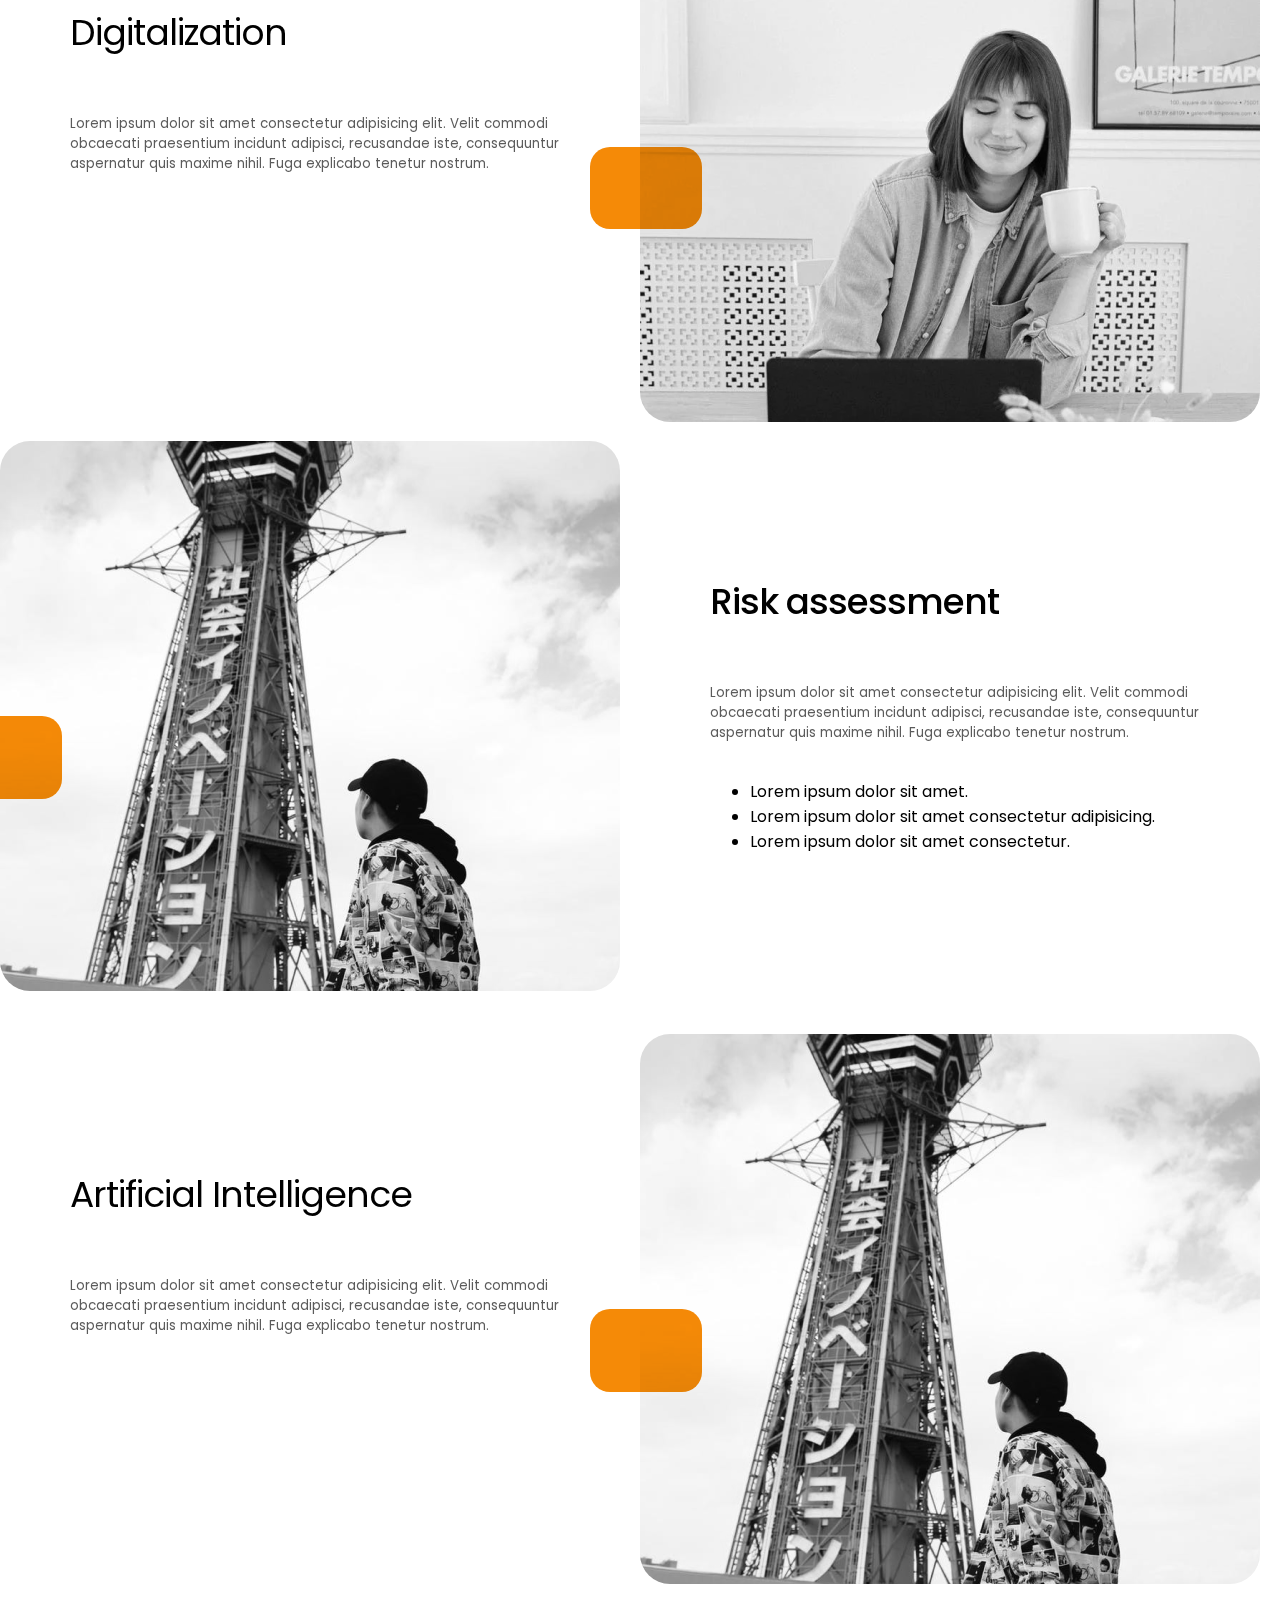
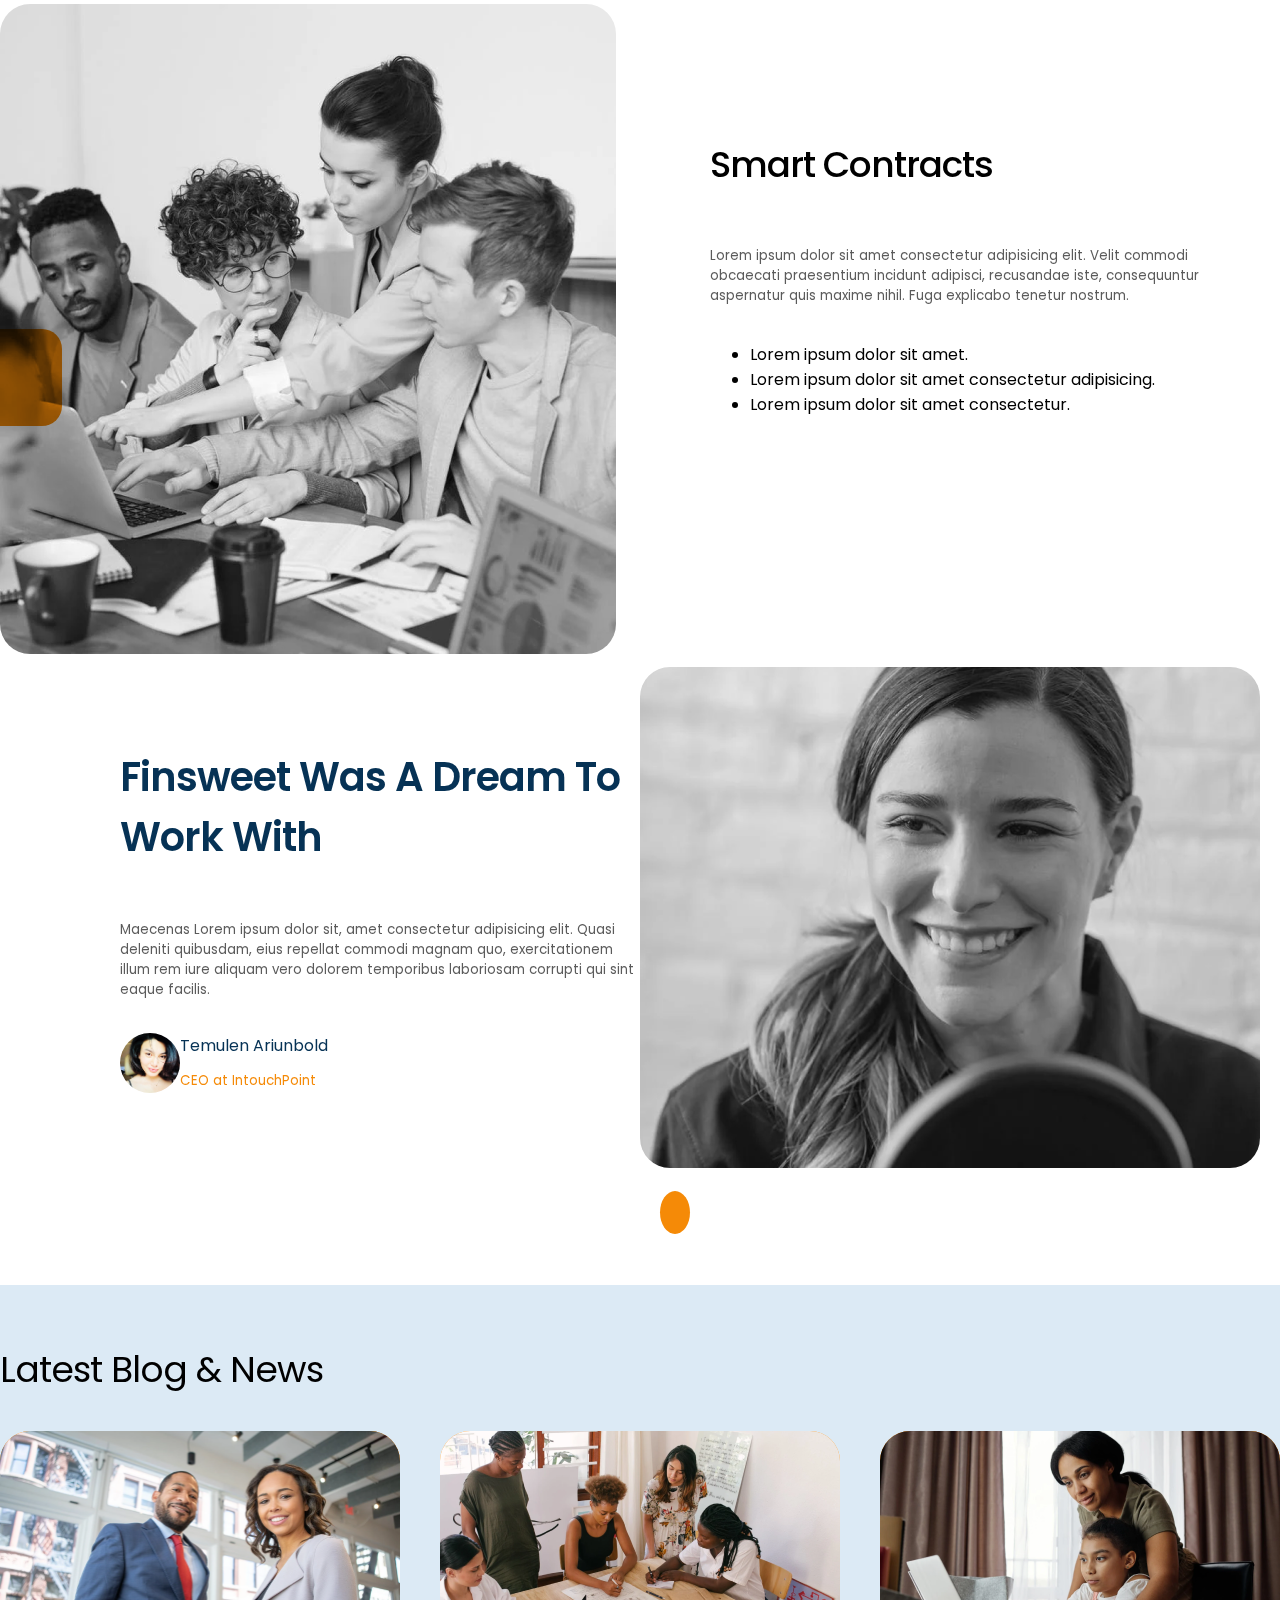
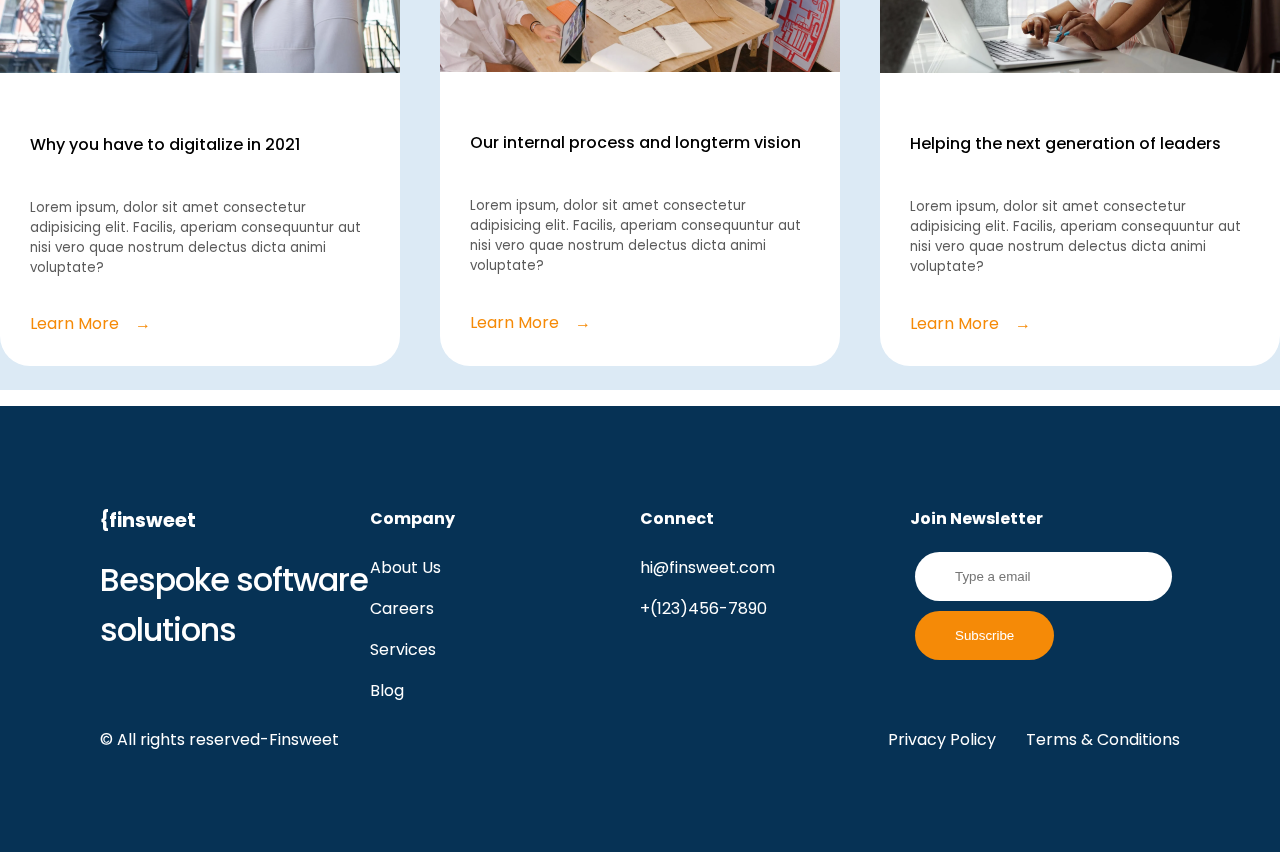
<file: careers.html>
<!DOCTYPE html>
<html lang="en">
<head>
    <meta charset="UTF-8">
    <meta http-equiv="X-UA-Compatible" content="IE=edge">
    <meta name="viewport" content="width=device-width, initial-scale=1.0">

    <link rel="preconnect" href="https://fonts.googleapis.com">
    <link rel="preconnect" href="https://fonts.gstatic.com" crossorigin>
    <link href="https://fonts.googleapis.com/css2?family=Playfair+Display:ital,wght@0,400;1,500;1,700&family=Poppins:wght@100;200;300;400;500;700&display=swap" rel="stylesheet">
    <link rel="stylesheet" href="https://cdnjs.cloudflare.com/ajax/libs/font-awesome/6.2.0/css/all.min.css" integrity="sha512-xh6O/CkQoPOWDdYTDqeRdPCVd1SpvCA9XXcUnZS2FmJNp1coAFzvtCN9BmamE+4aHK8yyUHUSCcJHgXloTyT2A==" crossorigin="anonymous" referrerpolicy="no-referrer" />

    <link rel="stylesheet" href="style.css">

    <title>Assignment</title>
</head>
<body>
    <header>
        <div class="container">
            <nav class="nav-bar">
                <div class="logo"><b>{finsweet</b></div>
                
                <ul class="main-nav">
                    <li><a href="/index.html">Home</a></li>
                    <li><a href="/careers.html">Careers</a></li>
                    <li><a href="/services.html">Services</a></li>
                    <li><a href="/blog.html">Blog</a></li>
                    <li><a href="/contact.html">Contact Us</a></li>
                    <li><a class="yellow" href="##">Call to Action</a></li>
                </ul>
            </nav>
        </div>
    </header>
    <div class="page2-careers">
        <section>
            <div class="container">
                <div class="pages1">
                    <div class="row">
                        <div class="col-2">
                            <div class="column">
                                <h2>We serve clients with ground breaking solutions</h2>
                                <p>Lorem ipsum dolor sit amet consectetur adipisicing elit. Velit commodi obcaecati praesentium incidunt adipisci, recusandae iste, consequuntur aspernatur quis maxime nihil. Fuga explicabo tenetur nostrum.</p>
                                <a class="buttonpage2" href="/career.html">Work with us</a>
                            </div>
                        </div>
                        <div class="col-2">
                            <div class="absolute">
                                <img src="images/Image (3).png" alt="smiling girl">
                            </div>   
                           
                        </div>
                    </div>
                </div>
            </div>
        </section>
        <section>
            <div class="container">
                <div class="pages2">
                    <div class="row">
                        <div class="col-2">
                            <div class="pageimg">
                                <img src="images/img2.png" alt="singing">
                            </div>      
                        </div>
                        <div class="col-2">
                            <div class="column">
                                <h3>Business Strategy</h2>
                                <p>Lorem ipsum dolor sit amet consectetur adipisicing elit. Velit commodi obcaecati praesentium incidunt adipisci, recusandae iste, consequuntur aspernatur quis maxime nihil. Fuga explicabo tenetur nostrum.</p>
                                <ul>
                                    <li>Lorem ipsum dolor sit amet.</li>
                                    <li>Lorem ipsum dolor sit amet consectetur adipisicing.</li>
                                    <li>Lorem ipsum dolor sit amet consectetur.</li>
                                </ul>
                            </div>
                        </div>

                    </div>
                </div>
            </div>
        </section>
        <section>
            <div class="container">
                <div class="pages3">
                    <div class="row">
                        <div class="col-2">
                            <div class="column">
                                <h3>Digitalization</h2>
                                <p>Lorem ipsum dolor sit amet consectetur adipisicing elit. Velit commodi obcaecati praesentium incidunt adipisci, recusandae iste, consequuntur aspernatur quis maxime nihil. Fuga explicabo tenetur nostrum.</p>
                            </div>
                        </div>
                        <div class="col-2">
                            <div class="pageimg">
                                <img src="images/img4.png" alt="smiling girl">
                            </div>   
                           
                        </div>
                    </div>
                </div>
            </div>
        </section>
        <section>
            <div class="container">
                <div class="pages2">
                    <div class="row">
                        <div class="col-2">
                            <div class="pageimg">
                                <img src="images/img5.png" alt="singing">
                            </div>      
                        </div>
                        <div class="col-2">
                            <div class="column">
                                <h3>Risk assessment</h2>
                                <p>Lorem ipsum dolor sit amet consectetur adipisicing elit. Velit commodi obcaecati praesentium incidunt adipisci, recusandae iste, consequuntur aspernatur quis maxime nihil. Fuga explicabo tenetur nostrum.</p>
                                <ul>
                                    <li>Lorem ipsum dolor sit amet.</li>
                                    <li>Lorem ipsum dolor sit amet consectetur adipisicing.</li>
                                    <li>Lorem ipsum dolor sit amet consectetur.</li>
                                </ul>
                            </div>
                        </div>

                    </div>
                </div>
            </div>
        </section>
        <section>
            <div class="container">
                <div class="pages3">
                    <div class="row">
                        <div class="col-2">
                            <div class="column">
                                <h3>Artificial Intelligence</h2>
                                <p>Lorem ipsum dolor sit amet consectetur adipisicing elit. Velit commodi obcaecati praesentium incidunt adipisci, recusandae iste, consequuntur aspernatur quis maxime nihil. Fuga explicabo tenetur nostrum.</p>
                            </div>
                        </div>
                        <div class="col-2">
                            <div class="pageimg">
                                <img src="images/img5.png" alt="smiling girl">
                            </div>   
                           
                        </div>
                    </div>
                </div>
            </div>
        </section>
        <section>
            <div class="container">
                <div class="pages2">
                    <div class="row">
                        <div class="col-2">
                            <div class="pageimg">
                                <img src="images/img7.png" alt="singing">
                            </div>      
                        </div>
                        <div class="col-2">
                            <div class="column">
                                <h3>Smart Contracts</h2>
                                <p>Lorem ipsum dolor sit amet consectetur adipisicing elit. Velit commodi obcaecati praesentium incidunt adipisci, recusandae iste, consequuntur aspernatur quis maxime nihil. Fuga explicabo tenetur nostrum.</p>
                                <ul>
                                    <li>Lorem ipsum dolor sit amet.</li>
                                    <li>Lorem ipsum dolor sit amet consectetur adipisicing.</li>
                                    <li>Lorem ipsum dolor sit amet consectetur.</li>
                                </ul>
                            </div>
                        </div>

                    </div>
                </div>
            </div>
        </section>
        <section>
            <div class="container">
                <div class="row">
                    <div class="col-2">
                        <div class="dream">
                            <h2>Finsweet Was A Dream To Work With</h2>
                            <p>Maecenas Lorem ipsum dolor sit, amet consectetur adipisicing elit. Quasi deleniti quibusdam, eius repellat commodi magnam quo, exercitationem illum rem iure aliquam vero dolorem temporibus laboriosam corrupti qui sint eaque facilis.</p>
                            <div class="row">
                                <div class="ceo-img">
                                    <img class="photo" src="images/photo.jpeg" alt="myselfie">
                                </div>
                                <div class="ceo-name">
                                    <p class="myname">Temulen Ariunbold</p>
                                    <p class="myname-1">CEO at IntouchPoint</p>
                                </div>
                            </div>
                        </div>  
                    </div>
                    <div class="col-2 intro">
                        <img class="video" src="images/video-image.png" alt="video">
                        <div class="play-but">
                            <a href="video" src="#"><i class="fa-solid fa-play"></i></a>
                            <span>Play Video</span>
                        </div>
                    </div>
                </div>
            </div>
        </section>
        <section class="bg-lightblue">
            <div class="container">
              <div class="third-blue">
                      <h3>Latest Blog & News</h3>
                  <div class="row gap">
                      <div class="col-3  last">
                          <img  class="full" src="images/post1.png" alt="post1">
                        <div class="article">
                            <h4>Why you have to digitalize in 2021</h4>
                            <p>Lorem ipsum, dolor sit amet consectetur adipisicing elit. Facilis, aperiam consequuntur aut nisi vero quae nostrum delectus dicta animi voluptate?</p>
                            <a class="links" href="learn-more">Learn More</a>
                        </div>
                     </div>
                     <div class="col-3 last">
                          <img class="full" src="images/post-2.png" alt="post2">
                          <div class="article">
                              <h4>Our internal process and longterm vision</h4>
                              <p>Lorem ipsum, dolor sit amet consectetur adipisicing elit. Facilis, aperiam consequuntur aut nisi vero quae nostrum delectus dicta animi voluptate?</p>
                              <a class="links" href="learn-more">Learn More</a>
                            </div>
                      </div> 
                      <div class="col-3 last">
                          <img  class="full" src="images/post-3.png" alt="post3">
                        <div class="article">
                            <h4>Helping the next generation of leaders</h4>
                            <p>Lorem ipsum, dolor sit amet consectetur adipisicing elit. Facilis, aperiam consequuntur aut nisi vero quae nostrum delectus dicta animi voluptate?</p>
                            <a class="links" href="learn-more">Learn More</a>
                        </div>
                       </div>
                  </div>
              </div>
            </div>
      </section>
      <footer>
        <div class="container">
            <div class="row">
                <div class="col-4">
                    <div class="logo"><b>{finsweet</b></div>
                        <h3>Bespoke software solutions</h3>

                        <a href="#"><i class="fa-brands fa-facebook"></i></a>
                        <a href="#"><i class="fa-brands fa-youtube"></i></a>
                        <a href="#"><i class="fa-brands fa-instagram"></i></a>
                        <a href="#"><i class="fa-brands fa-twitter"></i></a>

                </div>
                <div class="col-4">
                    <b>Company</b>
                    <ul class="listt">
                        <li><a href="#">About Us</a></li>
                        <li><a href="#">Careers</a></li>
                        <li><a href="#">Services</a></li>
                        <li><a href="#">Blog</a></li>
                    </ul>

                </div>
                <div class="col-4">
                    <b>Connect</b>
                    <ul class="listt">
                        <li><a href="#">hi@finsweet.com</a></li>
                        <li><a href="#">+(123)456-7890</a></li>
                    </ul>

                </div>
                <div class="col-4">
                    <b>Join Newsletter</b>
                    <ul class="listt">
                        <input type="text" placeholder="Type a email">
                        <button class="btn">Subscribe</button>
                    </ul>
                </div>
            </div>
            <nav class="nav-bar">
                <div class="rights"><span>&copy All rights reserved-Finsweet</span></div>
                <div class="main-na">

            
                    <a href="#">Privacy Policy</a>
                    <a href="#">Terms & Conditions</a>
                    
                </div>   
            </nav>

        </div>
      </footer>

    </div>

</body>
</html>
</file>
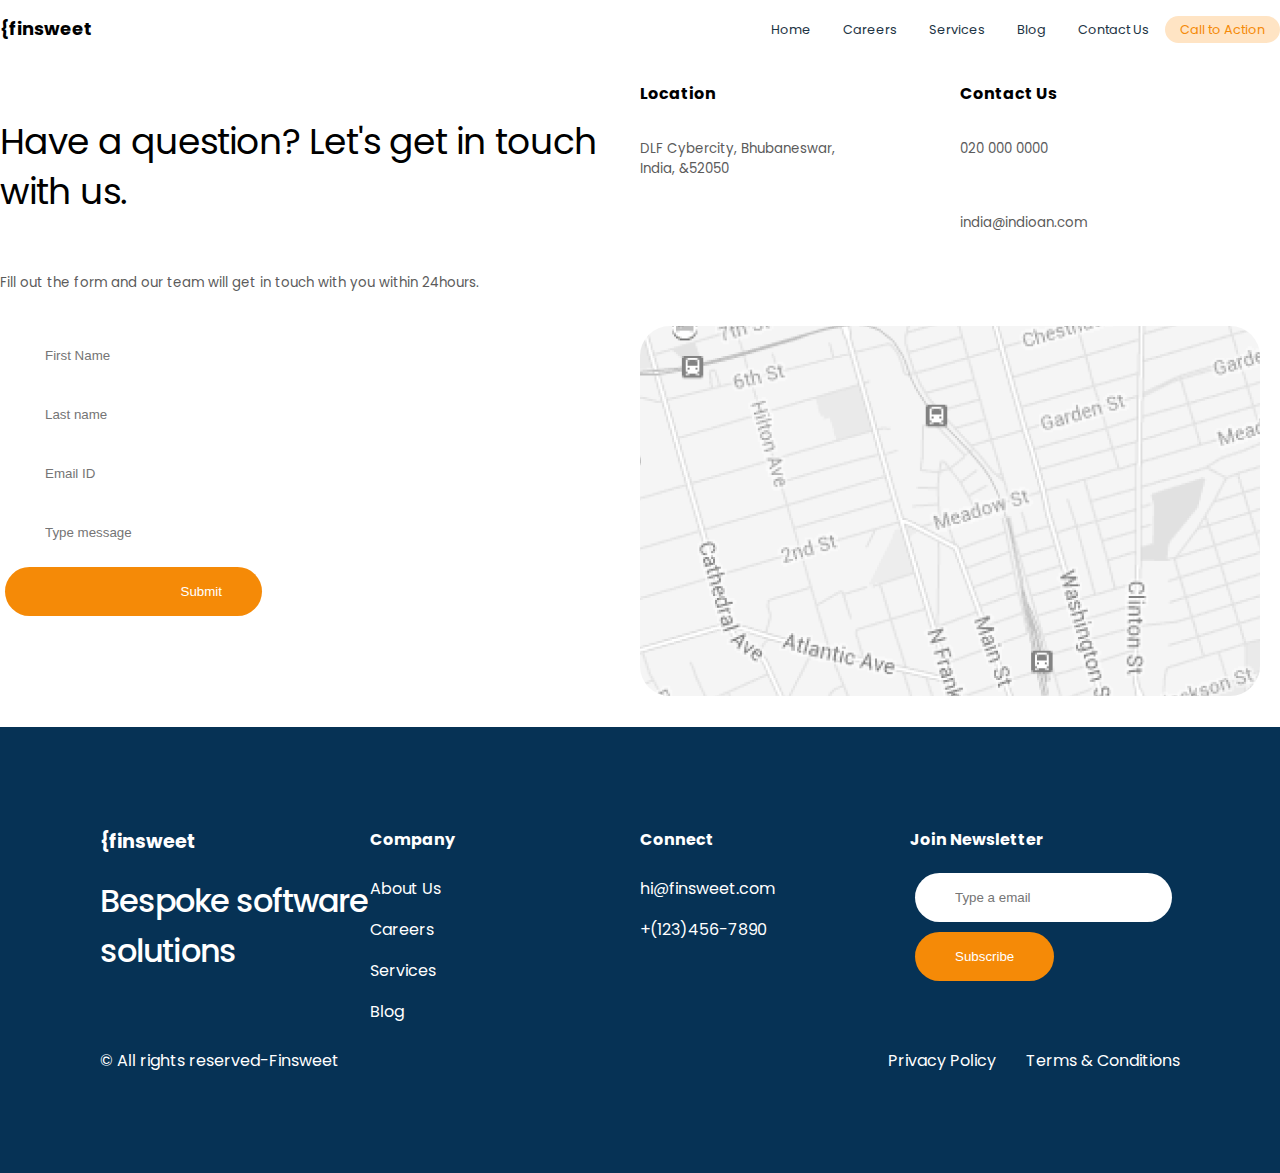
<file: contact.html>
<!DOCTYPE html>
<html lang="en">
<head>
    <meta charset="UTF-8">
    <meta http-equiv="X-UA-Compatible" content="IE=edge">
    <meta name="viewport" content="width=device-width, initial-scale=1.0">

    <link rel="preconnect" href="https://fonts.googleapis.com">
    <link rel="preconnect" href="https://fonts.gstatic.com" crossorigin>
    <link href="https://fonts.googleapis.com/css2?family=Playfair+Display:ital,wght@0,400;1,500;1,700&family=Poppins:wght@100;200;300;400;500;700&display=swap" rel="stylesheet">
    <link rel="stylesheet" href="https://cdnjs.cloudflare.com/ajax/libs/font-awesome/6.2.0/css/all.min.css" integrity="sha512-xh6O/CkQoPOWDdYTDqeRdPCVd1SpvCA9XXcUnZS2FmJNp1coAFzvtCN9BmamE+4aHK8yyUHUSCcJHgXloTyT2A==" crossorigin="anonymous" referrerpolicy="no-referrer" />

    <link rel="stylesheet" href="style.css">

    <title>Assignment</title>
</head>
<body>
    <header>
        <div class="container">
            <nav class="nav-bar">
                <div class="logo"><b>{finsweet</b></div>
                
                <ul class="main-nav">
                    <li><a href="/index.html">Home</a></li>
                    <li><a href="/careers.html">Careers</a></li>
                    <li><a href="/services.html">Services</a></li>
                    <li><a href="/blog.html">Blog</a></li>
                    <li><a href="/contact.html">Contact Us</a></li>
                    <li><a class="yellow" href="##">Call to Action</a></li>
                </ul>
            </nav>
        </div>
    </header>
    <section class="container">
        <div class="row">
            <div class="col-2">
                <h3>Have a question? Let's get in touch with us.</h3>
                <p>Fill out the form and our team will get in touch with you within 24hours.</p>
            </div>
            <div class="col-2">
                <div class="row">
                    <div class="col-2">
                        <b>Location</b>
                        <p>DLF Cybercity, Bhubaneswar, <br>India, &52050</p>
                    </div>
                    <div class="col-2">
                        <b>Contact Us </b>
                        <p>020 000 0000</p>
                        <p>india@indioan.com</p>
                    </div>
                </div>
            </div>
        </div>
        <div class="row">
            <div class="col-2 flexinput">
                <input type="text" placeholder="First Name">    
                <input type="text" placeholder="Last name">
                <input type="text" placeholder="Email ID">
                <input type="text" placeholder="Type message">
                <button class="btn">Submit</button>
            </div>
            <div class="col-2 map">
                <img src="images/map.png" alt="map">
            </div>
        </div>
    </section>

    <footer>
        <div class="container">
            <div class="row">
                <div class="col-4">
                    <div class="logo"><b>{finsweet</b></div>
                        <h3>Bespoke software solutions</h3>

                        <a href="#"><i class="fa-brands fa-facebook"></i></a>
                        <a href="#"><i class="fa-brands fa-youtube"></i></a>
                        <a href="#"><i class="fa-brands fa-instagram"></i></a>
                        <a href="#"><i class="fa-brands fa-twitter"></i></a>

                </div>
                <div class="col-4">
                    <b>Company</b>
                    <ul class="listt">
                        <li><a href="#">About Us</a></li>
                        <li><a href="#">Careers</a></li>
                        <li><a href="#">Services</a></li>
                        <li><a href="#">Blog</a></li>
                    </ul>

                </div>
                <div class="col-4">
                    <b>Connect</b>
                    <ul class="listt">
                        <li><a href="#">hi@finsweet.com</a></li>
                        <li><a href="#">+(123)456-7890</a></li>
                    </ul>

                </div>
                <div class="col-4">
                    <b>Join Newsletter</b>
                    <ul class="listt">
                        <input type="text" placeholder="Type a email">
                        <button class="btn">Subscribe</button>
                    </ul>
                </div>
            </div>
            <nav class="nav-bar">
                <div class="rights"><span>&copy All rights reserved-Finsweet</span></div>
                <div class="main-na">

            
                    <a href="#">Privacy Policy</a>
                    <a href="#">Terms & Conditions</a>
                    
                </div>   
            </nav>

        </div>
      </footer>

    </div>

</body>
</html>
</file>
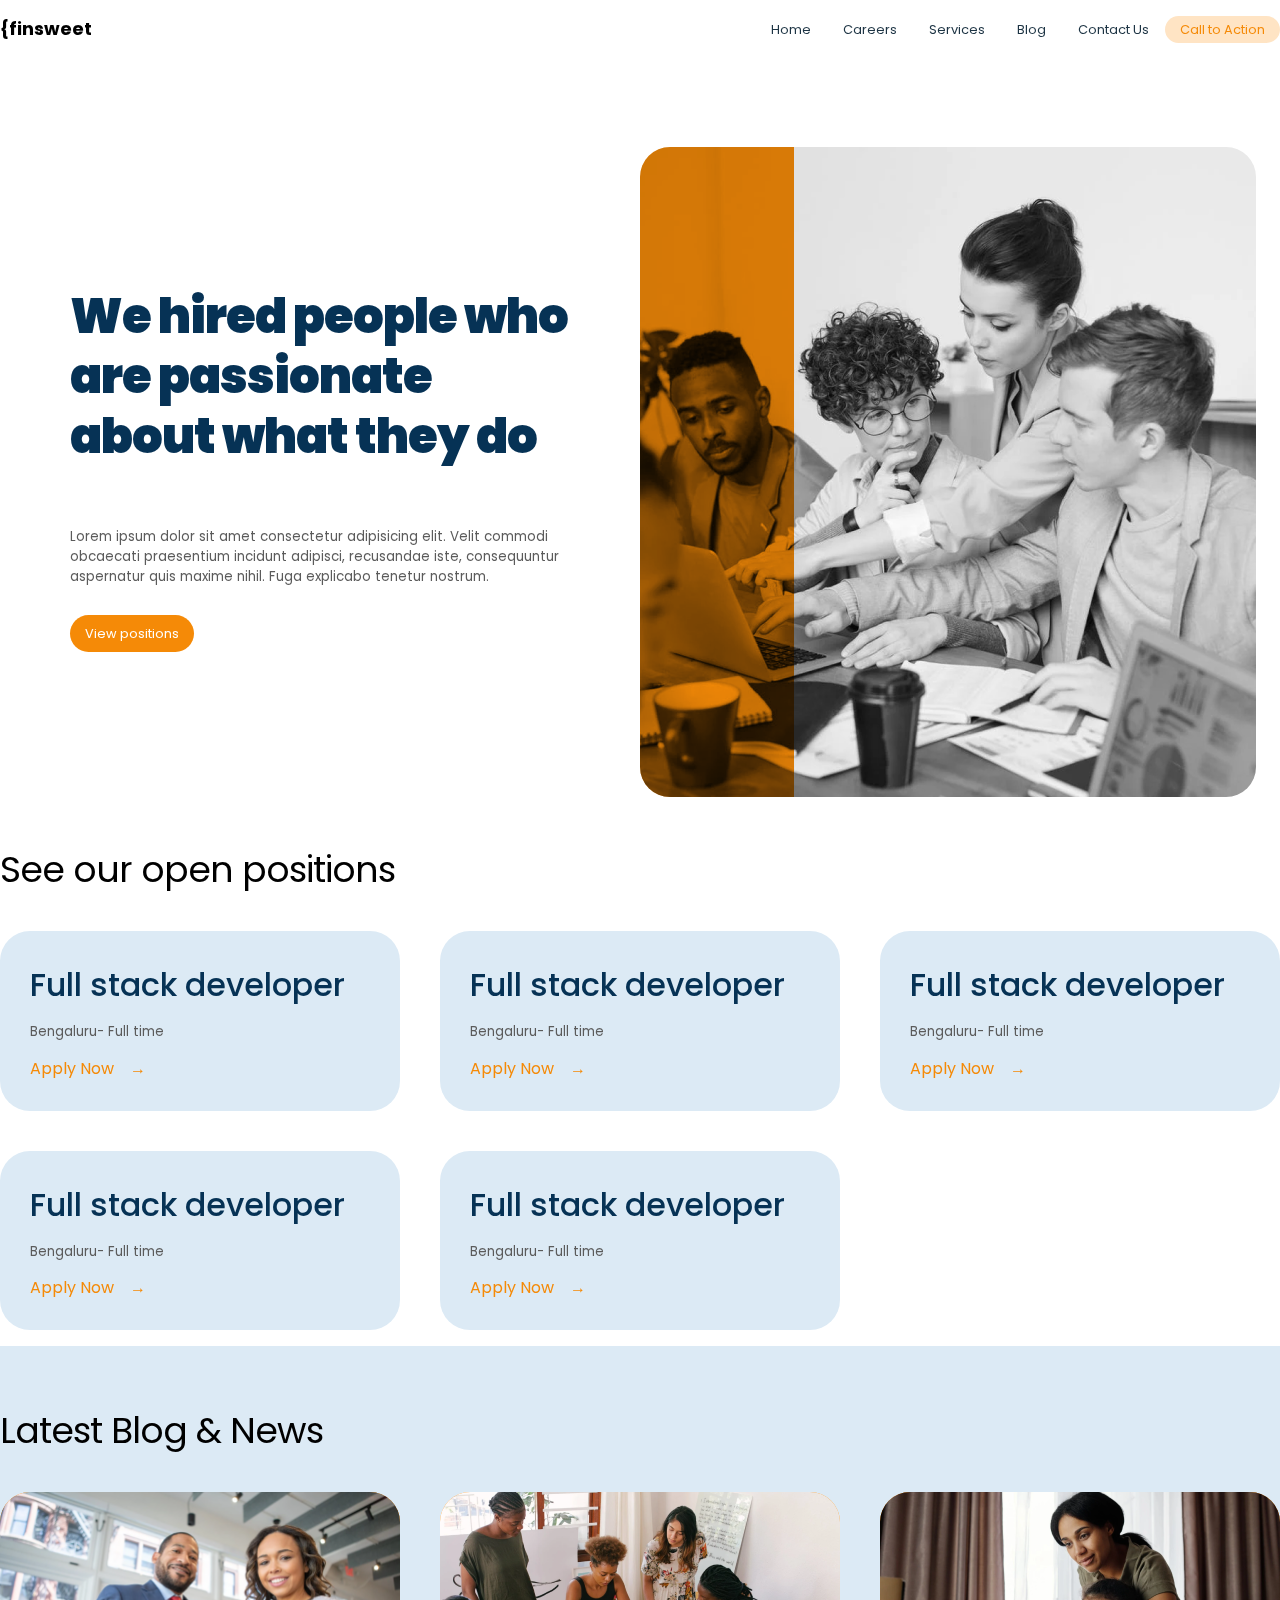
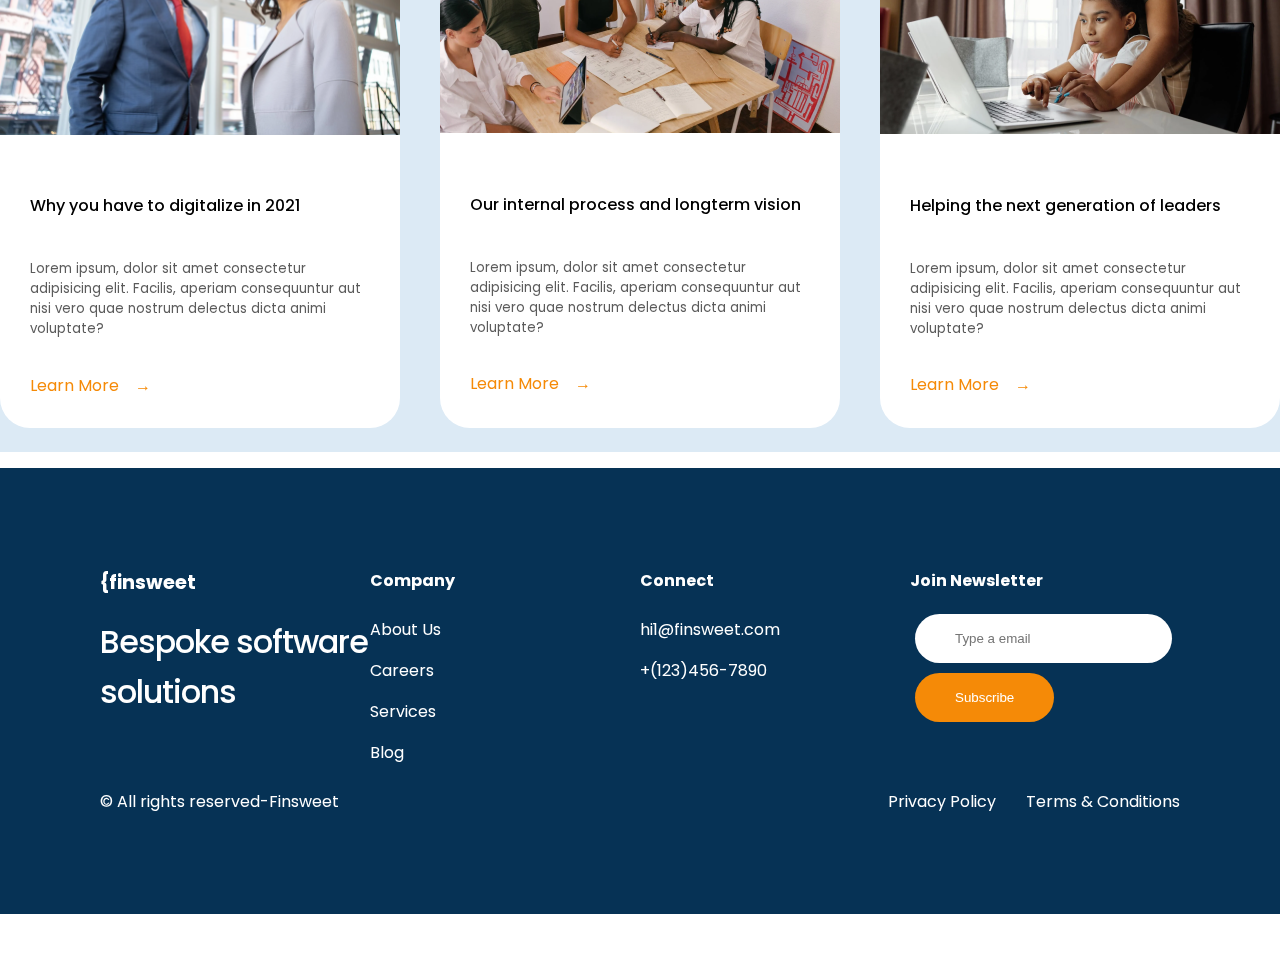
<file: services.html>
<!DOCTYPE html>
<html lang="en">
<head>
    <meta charset="UTF-8">
    <meta http-equiv="X-UA-Compatible" content="IE=edge">
    <meta name="viewport" content="width=device-width, initial-scale=1.0">

    <link rel="preconnect" href="https://fonts.googleapis.com">
    <link rel="preconnect" href="https://fonts.gstatic.com" crossorigin>
    <link href="https://fonts.googleapis.com/css2?family=Playfair+Display:ital,wght@0,400;1,500;1,700&family=Poppins:wght@100;200;300;400;500;700&display=swap" rel="stylesheet">
    <link rel="stylesheet" href="https://cdnjs.cloudflare.com/ajax/libs/font-awesome/6.2.0/css/all.min.css" integrity="sha512-xh6O/CkQoPOWDdYTDqeRdPCVd1SpvCA9XXcUnZS2FmJNp1coAFzvtCN9BmamE+4aHK8yyUHUSCcJHgXloTyT2A==" crossorigin="anonymous" referrerpolicy="no-referrer" />

    <link rel="stylesheet" href="style.css">

    <title>Assignment</title>
</head>
<body>
    <header>
        <div class="container">
            <nav class="nav-bar">
                <div class="logo"><b>{finsweet</b></div>
                
                <ul class="main-nav">
                    <li><a href="/index.html">Home</a></li>
                    <li><a href="/careers.html">Careers</a></li>
                    <li><a href="/services.html">Services</a></li>
                    <li><a href="/blog.html">Blog</a></li>
                    <li><a href="/contact.html">Contact Us</a></li>
                    <li><a class="yellow" href="##">Call to Action</a></li>
                </ul>
            </nav>
        </div>
    </header>
    <section>
        <div class="container">
            <div class="pages1">
                <div class="row">
                    <div class="col-2">
                        <div class="column">
                            <h2>We hired people who are passionate about what they do </h2>
                            <p>Lorem ipsum dolor sit amet consectetur adipisicing elit. Velit commodi obcaecati praesentium incidunt adipisci, recusandae iste, consequuntur aspernatur quis maxime nihil. Fuga explicabo tenetur nostrum.</p>
                            <a class="buttonpage2" href="#">View positions</a>
                        </div>
                    </div>
                    <div class="col-2">
                        <div class="absolute">
                            <img src="images/img7.png" alt="smiling girl">
                        </div>   
                       
                    </div>
                </div>
            </div>
        </div>
    </section>
    <section>
        <div class="container">
            <h3>See our open positions</h3>
            <div class="row gap">
                <div class="col-3 rad bg-lightblue">
                    <div class="inbox">
                        <h6>Full stack developer</h6>
                        <p>Bengaluru- Full time</p>
                        <a class="links" href="#">Apply Now</a>
                    </div>
                </div>
                <div class="col-3  rad bg-lightblue">
                    <div class="inbox">
                        <h6>Full stack developer</h6>
                        <p>Bengaluru- Full time</p>
                        <a class="links" href="#">Apply Now</a>
                    </div>
                </div>
                <div class="col-3 rad bg-lightblue">
                    <div class="inbox">
                        <h6>Full stack developer</h6>
                        <p>Bengaluru- Full time</p>
                        <a class="links" href="#">Apply Now</a>
                    </div>
                </div>
                <div class="col-3 rad bg-lightblue">
                    <div class="inbox">
                        <h6>Full stack developer</h6>
                        <p>Bengaluru- Full time</p>
                        <a class="links" href="#">Apply Now</a>
                    </div>
                </div>
                <div class="col-3 rad bg-lightblue">
                    <div class="inbox">
                        <h6>Full stack developer</h6>
                        <p>Bengaluru- Full time</p>
                        <a class="links" href="#">Apply Now</a>
                    </div>
                </div>
                <div class="col-3"></div>
                
            </div>
        </div>
         <section class="bg-lightblue">
            <div class="container">
              <div class="third-blue">
                      <h3>Latest Blog & News</h3>
                  <div class="row gap">
                      <div class="col-3  last">
                          <img  class="full" src="images/post1.png" alt="post1">
                        <div class="article">
                            <h4>Why you have to digitalize in 2021</h4>
                            <p>Lorem ipsum, dolor sit amet consectetur adipisicing elit. Facilis, aperiam consequuntur aut nisi vero quae nostrum delectus dicta animi voluptate?</p>
                            <a class="links" href="learn-more">Learn More</a>
                        </div>
                     </div>
                     <div class="col-3 last">
                          <img class="full" src="images/post-2.png" alt="post2">
                          <div class="article">
                              <h4>Our internal process and longterm vision</h4>
                              <p>Lorem ipsum, dolor sit amet consectetur adipisicing elit. Facilis, aperiam consequuntur aut nisi vero quae nostrum delectus dicta animi voluptate?</p>
                              <a class="links" href="learn-more">Learn More</a>
                            </div>
                      </div> 
                      <div class="col-3 last">
                          <img  class="full" src="images/post-3.png" alt="post3">
                        <div class="article">
                            <h4>Helping the next generation of leaders</h4>
                            <p>Lorem ipsum, dolor sit amet consectetur adipisicing elit. Facilis, aperiam consequuntur aut nisi vero quae nostrum delectus dicta animi voluptate?</p>
                            <a class="links" href="learn-more">Learn More</a>
                        </div>
                       </div>
                  </div>
              </div>
            </div>
      </section>
  <footer>
    <div class="container">
        <div class="row">
            <div class="col-4">
                <div class="logo"><b>{finsweet</b></div>
                    <h3>Bespoke software solutions</h3>

                    <a href="#"><i class="fa-brands fa-facebook"></i></a>
                    <a href="#"><i class="fa-brands fa-youtube"></i></a>
                    <a href="#"><i class="fa-brands fa-instagram"></i></a>
                    <a href="#"><i class="fa-brands fa-twitter"></i></a>

            </div>
            <div class="col-4">
                <b>Company</b>
                <ul class="listt">
                    <li><a href="#">About Us</a></li>
                    <li><a href="#">Careers</a></li>
                    <li><a href="#">Services</a></li>
                    <li><a href="#">Blog</a></li>
                </ul>

            </div>
            <div class="col-4">
                <b>Connect</b>
                <ul class="listt">
                    <li><a href="#">hi1@finsweet.com</a></li>
                    <li><a href="#">+(123)456-7890</a></li>
                </ul>

            </div>
            <div class="col-4">
                <b>Join Newsletter</b>
                <ul class="listt">
                    <input type="text" placeholder="Type a email">
                    <button class="btn">Subscribe</button>
                </ul>
            </div>
        </div>
        <nav class="nav-bar">
            <div class="rights"><span>&copy All rights reserved-Finsweet</span></div>
            <div class="main-na">

        
                <a href="#">Privacy Policy</a>
                <a href="#">Terms & Conditions</a>
                
            </div>   
        </nav>

    </div>
  </footer>
    
</body>
</html
</file>
<file: style.css>
body {
  margin: 0px;
  font-family: "Poppins", sans-serif;
}

.container {
  max-width: 1280px;
  margin: 0 auto;
}

img {
  max-width: 100%;
}

a {
  text-decoration: none;
}

section {
  padding: 1.5rem 0 1.5rem 0;
  margin: 1rem 0 1rem 0;
}
.bg-lightblue {
  background-color: #dceaf5;
}
.nav-bar {
  display: flex;
  justify-content: space-between;
  align-items: center;
  height: 6s0px;
  margin: 0;
  padding: 0;
}
.main-nav {
  display: flex;
  justify-content: space-between;
  list-style: none;
  color: #1d3444;
}

.main-nav li .yellow {
  background-color: bisque;
  color: #f58a07;
  border-radius: 20px;
  padding: 5px 15px;
}
.main-nav li a {
  padding: 0 1rem;
  color: #1d3444;
  font-size: 0.8em;
}
.nav-bar .logo {
  font-size: 18px;
}

.headline {
  font-size: 4rem;
  color: #063255;
  letter-spacing: -1px;
  line-height: 60px;
}
h1 {
  font-weight: 500;
}
.man {
  vertical-align: bottom;
  border-radius: 0;
}

p {
  color: #5b5b5b;
  font-size: smaller;
  padding: 20px 0;
}
img {
  border-radius: 30px;
}

.button {
  font-size: 0.8rem;
  color: #1d3444;
  margin: 20px;
}
.button:hover {
  color: white;
  background-color: #f58a07;
  border-radius: 30px;
  padding: 10px 15px;
}
.definition p {
  color: #5b5b5b;
}
.row {
  display: flex;
  flex-wrap: wrap;
}
.gap {
  gap: 40px;
}
.col-3 {
  width: calc(100% / 3 - 40px);
  flex: 1;
  flex-basis: 300px;
}
.col-2 {
  width: calc(100% / 2 - 40px);
  flex: 1 250px;
}
.inbox {
  padding: 30px;
}
.col-4 {
  display: inline;
  flex: 1 200px;
}
h2 {
  font-size: 3rem;
  color: #063255;
  font-weight: 400;
  letter-spacing: -1px;
  line-height: 60px;
}
h3 {
  font-size: 2.25rem;
  font-weight: 400;
  letter-spacing: -1px;
  line-height: 50px;
}

h5 {
  font-size: 1.5rem;
  font-weight: 400;
}

.links {
  color: #f58a07;
}
.links:after {
  font-size: 1rem;
  margin-left: 1rem;
  content: "\2192";
  color: #f58a07;
}

.sec-blue .col-3 {
  background-color: white;
  border-radius: 20px;
  padding: 20px;
  margin-left: 40px;
}
.energy {
  margin: 120px 0;
}
.energy h2 {
  font-size: 2.5rem;
  font-weight: 550;
}

h6 {
  color: #f58a07;
  font-size: 2rem;
  font-weight: 500;
}

.exp-data h5 {
  margin: 0;
}

.exp-data h6 {
  margin: 0;
}

.energy p {
  margin: 0 30px 0 0;
}

.orange img {
  border-left: 30px solid #f58a07;
}

.absolute {
  position: absolute;
}
.absolute img {
  vertical-align: bottom;
}
.absolute::after {
  content: "";
  position: absolute;
  inset: 0 75% 0 0;
  background-color: #f58a07;
  mix-blend-mode: multiply;
  border-radius: 30px 0 0 30px;
}
.full {
  background-color: #f58a07;
}
.coffeebreak {
  background-image: url("images/experience-image.png");
  background-size: cover;
}
/* .exp{
    height: 50vh;
} */
.bg-lightblue .ribb {
  margin: 100px;
}
.ribbon {
  border-radius: 30px;
}
.hbutton {
  margin: 50px 0 0 0;
}
.buttons {
  font-size: 0.8rem;
  color: #5b5b5b;
  margin: 20px;
  border: 1px solid #5b5b5b;
  border-radius: 20px;
  padding: 10px 30px;
  display: inline-block;
}
.buttons:hover {
  color: #f58a07;
  background-color: whitesmoke;
  border: none;
}
.ribb .col-2 {
  padding: 50px 20px;
}
.ribbon h2 {
  font-size: 2.5rem;
  font-weight: 550;
}

.ribbon {
  position: relative;
}

.ribbon .ribbon-mark {
  position: absolute;
  right: -15px;
  top: -15px;
  z-index: 1;
}
.bg-lightblue .banner .man {
  vertical-align: bottom;
}
.full .col-2 {
  padding: 100px;
}
.full a {
  font-size: 0.8rem;
  color: #f58a07;
  margin: 20px;
  border: 1px solid #f58a07;
  background-color: whitesmoke;
  border-radius: 20px;
  padding: 10px 30px;
  display: inline-block;
}
.full a:hover {
  color: whitesmoke;
  background-color: #f58a07;
  border: none;
}

.dream h2 {
  display: flex;
  justify-content: center;
  align-items: center;
  font-size: 2.5rem;
  font-weight: 550;
}
.video {
  margin: 70px 0;
}
.intro {
  position: relative;
}
.play-but {
  position: absolute;
  bottom: 20px;
  left: 20px;
  z-index: 2;
}
.play-but a {
  background-color: #f58a07;
  padding: 10px 15px;
  border-radius: 50%;
}
.intro span {
  color: white;
}
.third-blue img {
  border-radius: 30px 30px 0 0;
}

/* ... */

.Finsweet-was p {
  width: 280px;
}

.myphoto {
  display: flex;
}

.myphoto img {
  width: 60px;
  height: 60px;
}
.ceo-img {
  width: 3.75rem;
}
.ceo-name p {
  padding: 0;
}
.dream {
  margin-top: 150px;
  margin-left: 120px;
}
.myname {
  font-size: 1em;
  color: #063255;
  margin: 0;
}
.myname-1 {
  color: #f58a07;
}
.third-blue .h3 {
  font-weight: 700;
  margin-block-start: 2em;
}
.last {
  background-color: white;
  border-radius: 30px;
}
.last h4 {
  font-weight: 500;
}
.col-3 .last img {
  border-radius: 0;
}
.article {
  padding: 30px;
}

footer {
  background-color: #063255;
  color: white;
  padding: 100px;
}

.col-4 h3 {
  padding: 0;
  margin: 20px 0;
  font-size: 2em;
  font-weight: 500;
}
.col-4 .logo {
  font-size: 1.2em;
}
i {
  color: white;
  margin: 20px 0 100px;
}
.col-4 .listt ul {
  color: white;
  font-size: 0.8em;
  line-height: 2.2;
}
footer .listt {
  list-style: none;
  padding: 0;
}
footer .listt li {
  padding: 0.5rem 0;
}
footer .listt a {
  color: white;
}

input {
  background-color: white;
  color: #5b5b5b;
  text-align: left;
  border-radius: 30px;
  padding: 17px 40px;
  margin: 5px;
  border: none;
}
button {
  background-color: #f58a07;
  color: white;
  text-align: right;
  border-radius: 30px;
  padding: 17px 40px;
  margin: 5px;
  border: none;
}
.col-4 a i {
  padding: 10px;
}
footer .nav-bar .rights {
  font-size: 1rem;
}
footer .main-na li a {
  color: white;
}
footer .main-na {
  display: flex;
}
.main-na a {
  color: white;
  padding-left: 30px;
}
.col-4 .nav b {
  margin-bottom: 40px;
}

/*page2 careers*/
.buttonpage2 {
  font-size: 0.8rem;
  color: #1d3444;
  margin: 20px;
  background-color: #f58a07;
  color: white;
  border-radius: 30px;
  padding: 10px 15px;
  margin: 30px 0;
}
.buttonpage.buttonpage2 {
  color: white;
  background-color: #f58a07;
  border-radius: 30px;
  padding: 10px 15px;
}
.pages1 {
  margin-top: 50px;
}
.column {
  padding: 100px 70px;
}
.column h2 {
  font-weight: 900;
}
.pages2 {
  margin-top: 70px;
}
.pages2 h3 {
  font-weight: 500;
}
.pageimg {
  position: absolute;
}
.pageimg img {
  vertical-align: bottom;
}
.pageimg::after {
  content: "";
  position: absolute;
  inset: 50% 90% 35% -8%;
  background-color: #f58a07;
  mix-blend-mode: multiply;
  border-radius: 20px;
}
.inbox h6 {
  margin: 0;
  color: #063255;
}
.inbox p {
  padding: 0;
}
.rad {
  border-radius: 30px;
}
.full {
  width: 100%;
}

/* page4 */
.blogm {
  position: relative;
  padding: 10vh;
  text-align: left;
}
.blogger .prof {
  display: inline;
}
.blogger img {
  width: 2rem;
}
.blogger p {
  display: inline-block;
  padding: 0 30px;
}

.lastt {
  border-radius: 30px;
}

/* page5 */
.mainblog {
  justify-content: center;
  max-width: 700px;
}

/* page6 */
.details {
  display: flex;
  flex-direction: column;
}
.details b {
  padding: 20px 20px;
}
.details b:hover {
  padding: 20px 20px;
  color: orange;
}

.info {
  padding-top: 40px;
}
.flexinput {
  display: flex;
  flex-wrap: wrap;
  flex-flow: column wrap;
  align-content: flex-start;
}
.flexinput .input {
  display: inline-block;
  justify-content: space-between;
  width: 40%;
  background-color: rgb(193, 234, 250);
  border-radius: 10px;
  padding: 10px 30px;
}
</file>
